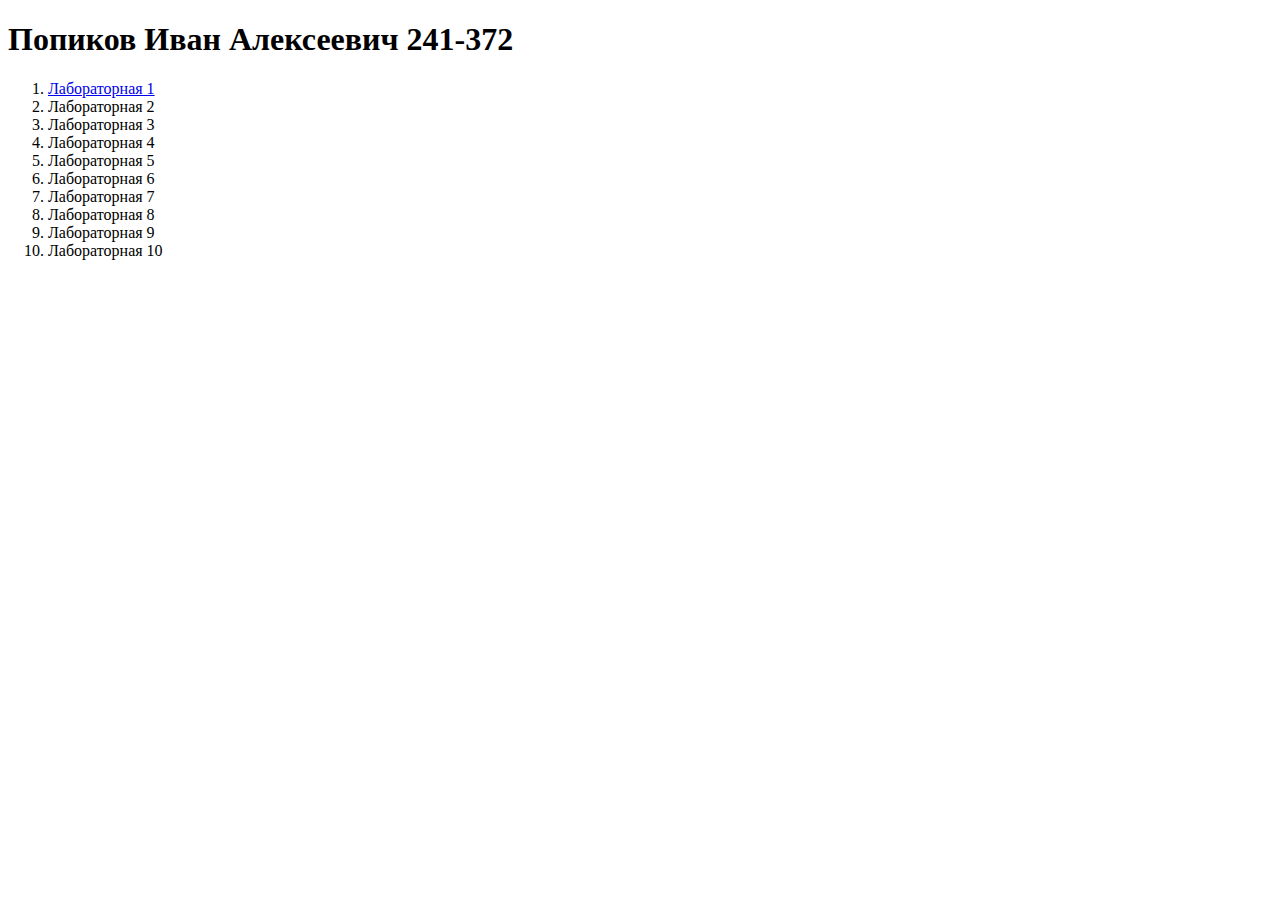
<file: index.html>
<!DOCTYPE html>
<html lang="ru">
<head>
    <meta charset="UTF-8">
    <meta name="viewport" content="width=device-width, initial-scale=1.0">
    <title>Document</title>
</head>
<body>

<h1> Попиков Иван Алексеевич 241-372 </h1>   
<ol>
    <li> <a href="lab1/index.html"> Лабораторная 1 </a> </li>
    <li> Лабораторная 2 </li>
    <li> Лабораторная 3 </li>
    <li> Лабораторная 4 </li>
    <li> Лабораторная 5 </li>
    <li> Лабораторная 6 </li>
    <li> Лабораторная 7 </li>
    <li> Лабораторная 8 </li>
    <li> Лабораторная 9 </li>
    <li> Лабораторная 10 </li>
</ol>

</body>
</html>
</file>
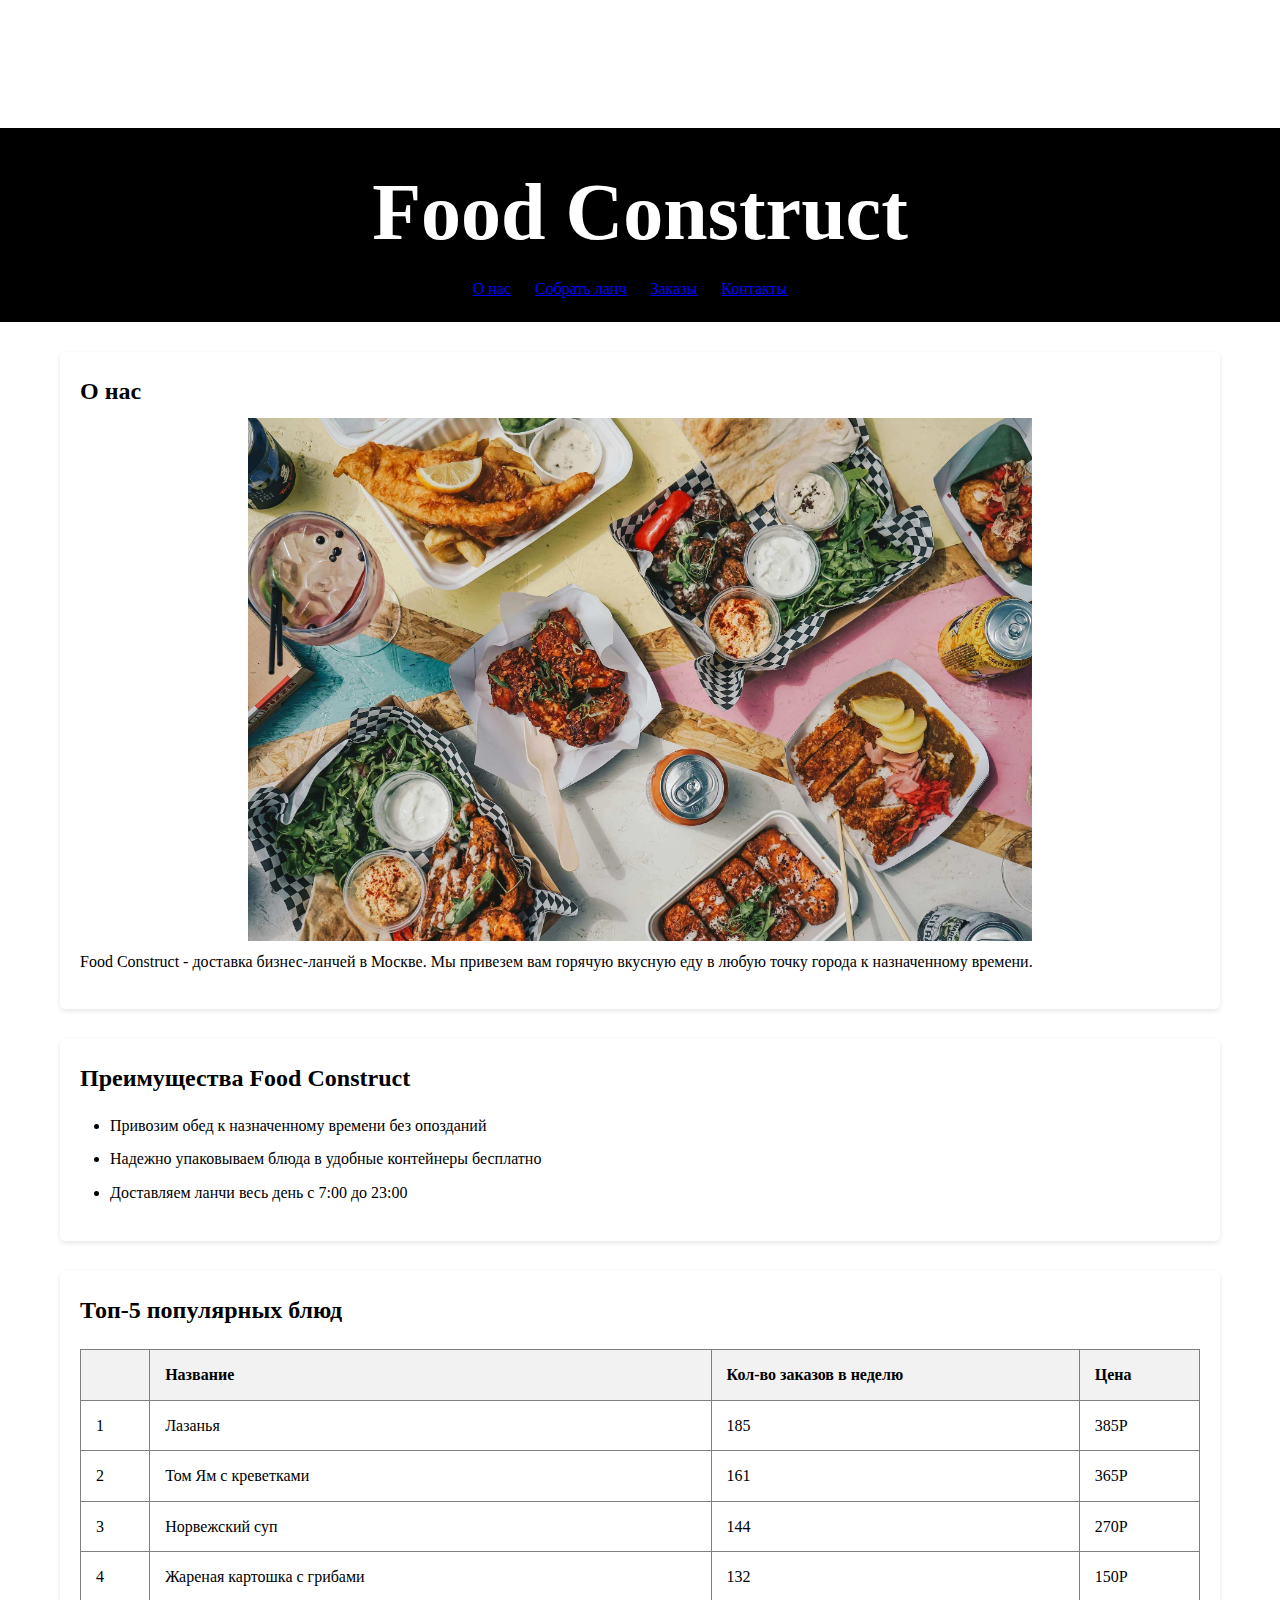
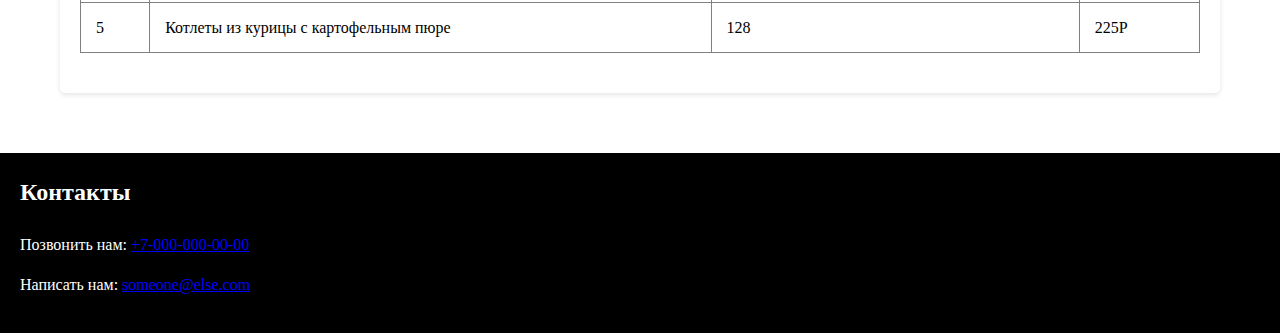
<file: lab1/index.html>
<!DOCTYPE html>
<html lang="ru">
<head>
    <meta charset="UTF-8">
    <meta name="viewport" content="width=device-width, initial-scale=1.0">
    <title>Food Construct - доставка бизнес-ланчей в Москве</title>
    <link rel="stylesheet" href="main.css">
</head>
<body>
    <h1> Лабораторная работа 1 </h1>
    <header>
        <h1>Food Construct</h1>
        <nav>
            <a href="#about">О нас</a>
            <a href="#advantages">Собрать ланч</a>
            <a href="#popular-dishes">Заказы</a>
            <a href="#contacts">Контакты</a>
        </nav>
    </header>

    <main>
        <section id="about">
            <h2>О нас</h2>
            <img src="images/lunch.jpg" 
            width="600" height="400"
            alt="Food Construct - доставка бизнес-ланчей">
            <p>Food Construct - доставка бизнес-ланчей в Москве. Мы привезем вам горячую вкусную еду в любую точку города к назначенному времени.</p>
        </section>

        <section id="advantages">
            <h2>Преимущества Food Construct</h2>
            <ul>
                <li>Привозим обед к назначенному времени без опозданий</li>
                <li>Надежно упаковываем блюда в удобные контейнеры бесплатно</li>
                <li>Доставляем ланчи весь день с 7:00 до 23:00</li>
            </ul>
        </section>

        <section id="popular-dishes">
            <h2>Топ-5 популярных блюд</h2>
            <table>
                <thead>
                    <tr>
                        <th></th>
                        <th>Название</th>
                        <th>Кол-во заказов в неделю</th>
                        <th>Цена</th>
                    </tr>
                </thead>
                <tbody>
                    <tr>
                        <td>1</td>
                        <td>Лазанья</td>
                        <td>185</td>
                        <td>385Р</td>
                    </tr>
                    <tr>
                        <td>2</td>
                        <td>Том Ям с креветками</td>
                        <td>161</td>
                        <td>365Р</td>
                    </tr>
                    <tr>
                        <td>3</td>
                        <td>Норвежский суп</td>
                        <td>144</td>
                        <td>270Р</td>
                    </tr>
                    <tr>
                        <td>4</td>
                        <td>Жареная картошка с грибами</td>
                        <td>132</td>
                        <td>150Р</td>
                    </tr>
                    <tr>
                        <td>5</td>
                        <td>Котлеты из курицы с картофельным пюре</td>
                        <td>128</td>
                        <td>225Р</td>
                    </tr>
                </tbody>
            </table>
        </section>
    </main>

    <footer id="contacts">
        <h2>Контакты</h2>
        <p>Позвонить нам: <a href="tel:+70000000000">+7-000-000-00-00</a></p>
        <p>Написать нам: <a href="mailto:someone@else.com"> someone@else.com</a></p>
    </footer>
</body>
</html>
</file>
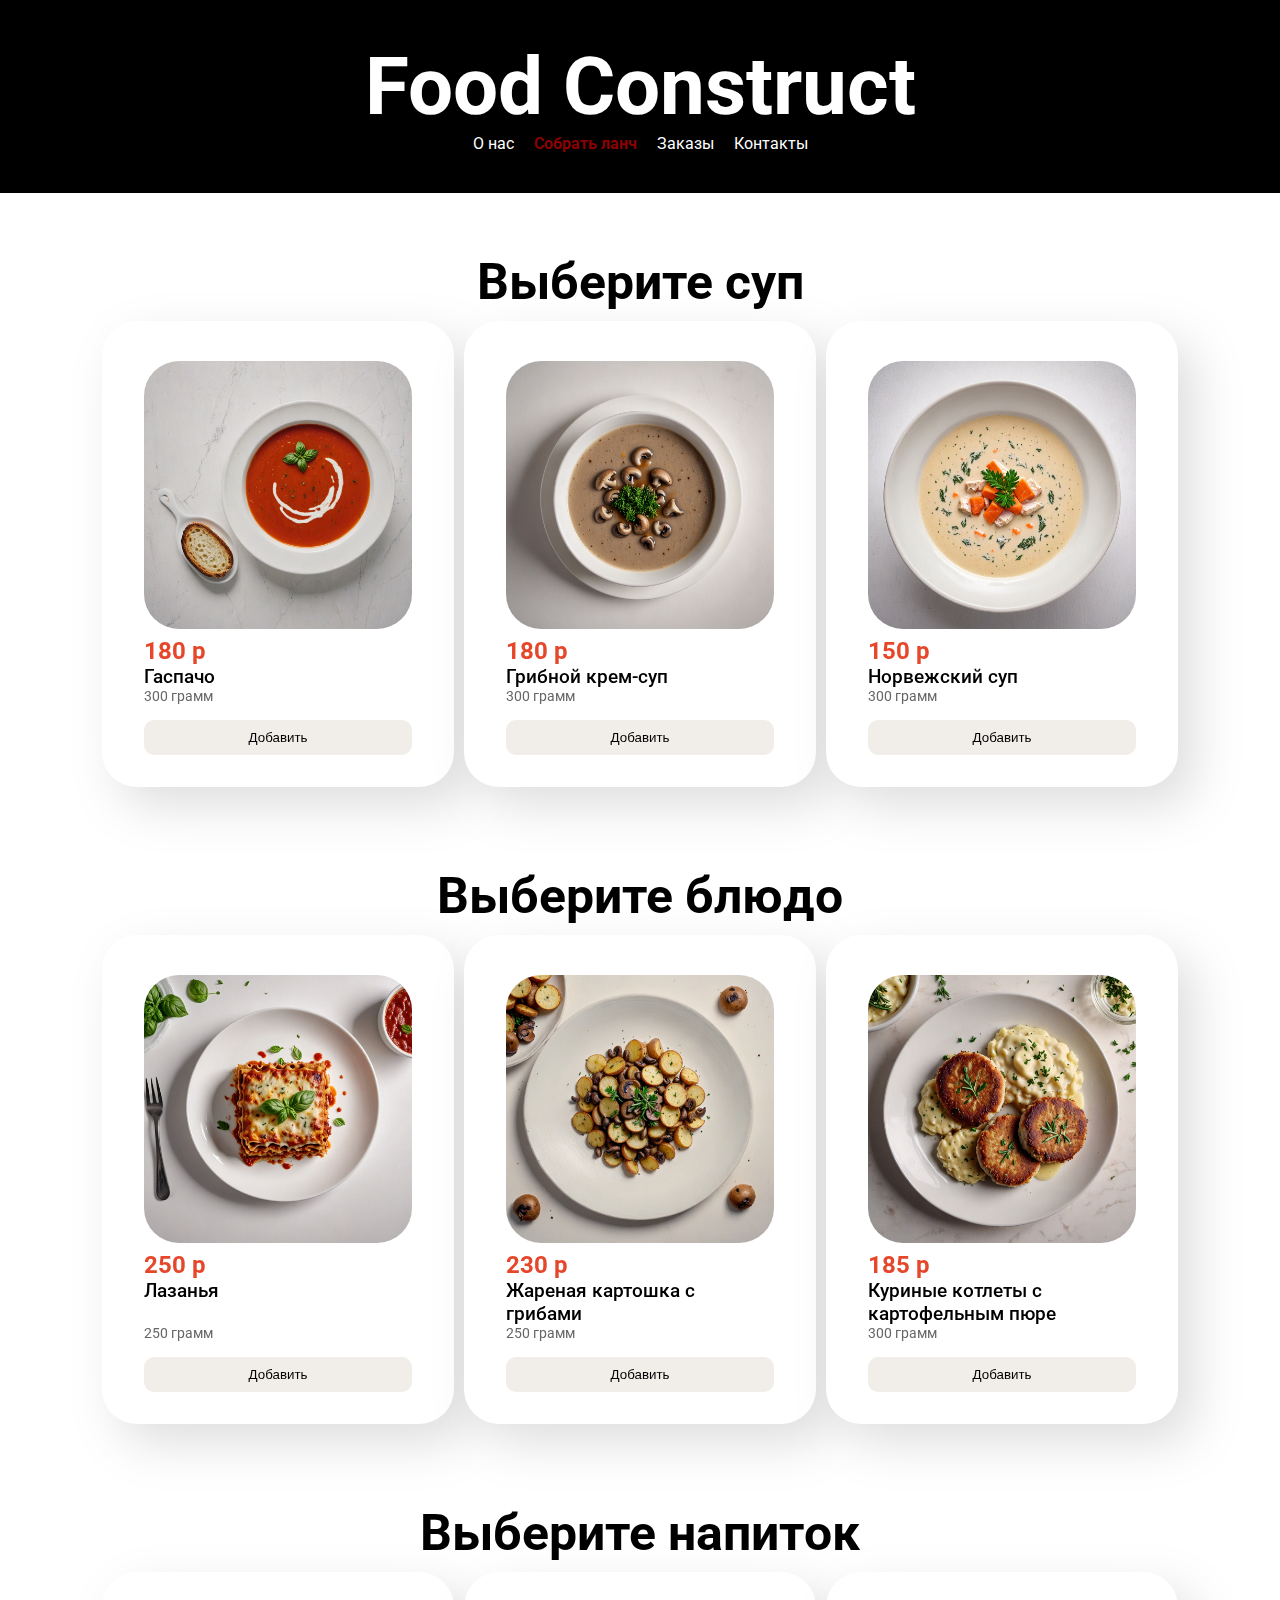
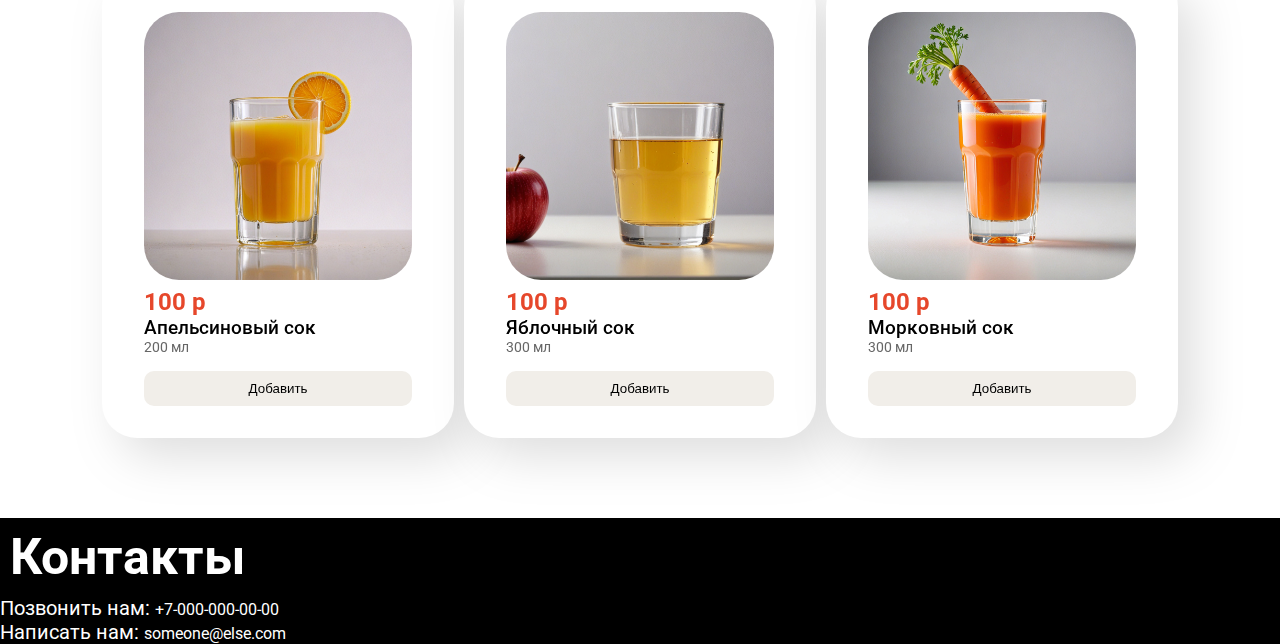
<file: lab2/index.html>
<!DOCTYPE html>
<html lang="ru">
<head>
    <meta charset="UTF-8">
    <meta name="viewport" content="width=device-width, initial-scale=1.0">
    <title>Лабораторная работа №2</title>
    <link rel="stylesheet" href="style2.css">
    <link rel="stylesheet" href="/lab1/style1.css">
</head>
<body>
    <header>
        <div class="container">
            <h1>Food Construct</h1>
            <nav>
                <ul>
                    <li><a href="/lab1/index.html#about">О нас</a></li>
                    <li><a href="#advantages" class="active">Собрать ланч</a></li>
                    <li><a href="#order">Заказы</a></li>
                    <li><a href="#contact">Контакты</a></li>
                </ul>
            </nav>
        </div>
    </header>

    <main>
        <div class="container">
            <section id="soup">
                <h2>Выберите суп</h2>
                <div>
                    <div>
                        <img src="/lab2/images/gaspacho.jpg" alt="Гаспачо">
                        <p>180 р</p>
                        <p>Гаспачо</p>
                        <p>300 грамм</p>
                        <button>Добавить</button>
                    </div>
                    <div>
                        <img src="/lab2/images/mushroom_cream.jpg" alt="Грибной крем-суп">
                        <p>180 р</p>
                        <p>Грибной крем-суп</p>
                        <p>300 грамм</p>
                        <button>Добавить</button>
                    </div>
                    <div>
                        <img src="/lab2/images/norwegian.jpg" alt="Норвежский суп">
                        <p>150 р</p>
                        <p>Норвежский суп</p>
                        <p>300 грамм</p>
                        <button>Добавить</button>
                    </div>
                </div>
            </section>
            <section id="second">
                <h2>Выберите блюдо</h2>
                <div>
                    <div>
                        <img src="/lab2/images/lasanya.jpg" alt="Лазанья">
                        <p>250 р</p>
                        <p>Лазанья</p>
                        <p>250 грамм</p>
                        <button>Добавить</button>
                    </div>
                    <div>
                        <img src="/lab2/images/potatomushroom.jpg" alt="Жареная картошка с грибами">
                        <p>230 р</p>
                        <p>Жареная картошка с грибами</p>
                        <p>250 грамм</p>
                        <button>Добавить</button>
                    </div>
                    <div>
                        <img src="/lab2/images/chicken_cutlets.jpg" alt="Куриные котлеты с картофельным пюре">
                        <p>185 р</p>
                        <p>Куриные котлеты с картофельным пюре</p>
                        <p>300 грамм</p>
                        <button>Добавить</button>
                    </div>
                </div>
            </section>
            <section id="drinks">
                <h2>Выберите напиток</h2>
                <div>
                    <div>
                        <img src="/lab2/images/orange.jpg" alt="Апельсиновый сок">
                        <p>100 р</p>
                        <p>Апельсиновый сок</p>
                        <p>200 мл</p>
                        <button>Добавить</button>
                    </div>
                    <div>
                        <img src="/lab2/images/apple.jpg" alt="Яблочный сок">
                        <p>100 р</p>
                        <p>Яблочный сок</p>
                        <p>300 мл</p>
                        <button>Добавить</button>
                    </div>
                    <div>
                        <img src="/lab2/images/carrot.jpg" alt="Морковный сок">
                        <p>100 р</p>
                        <p>Морковный сок</p>
                        <p>300 мл</p>
                        <button>Добавить</button>
                    </div>
                </div>
            </section>
        </div>
    </main>

    <footer id="contacts">
        <h2>Контакты</h2>
        <p>Позвонить нам: <a href="tel:+70000000000">+7-000-000-00-00</a></p>
        <p>Написать нам: <a href="mailto:someone@else.com"> someone@else.com</a></p>
    </footer>
</body>
</html>
</file>
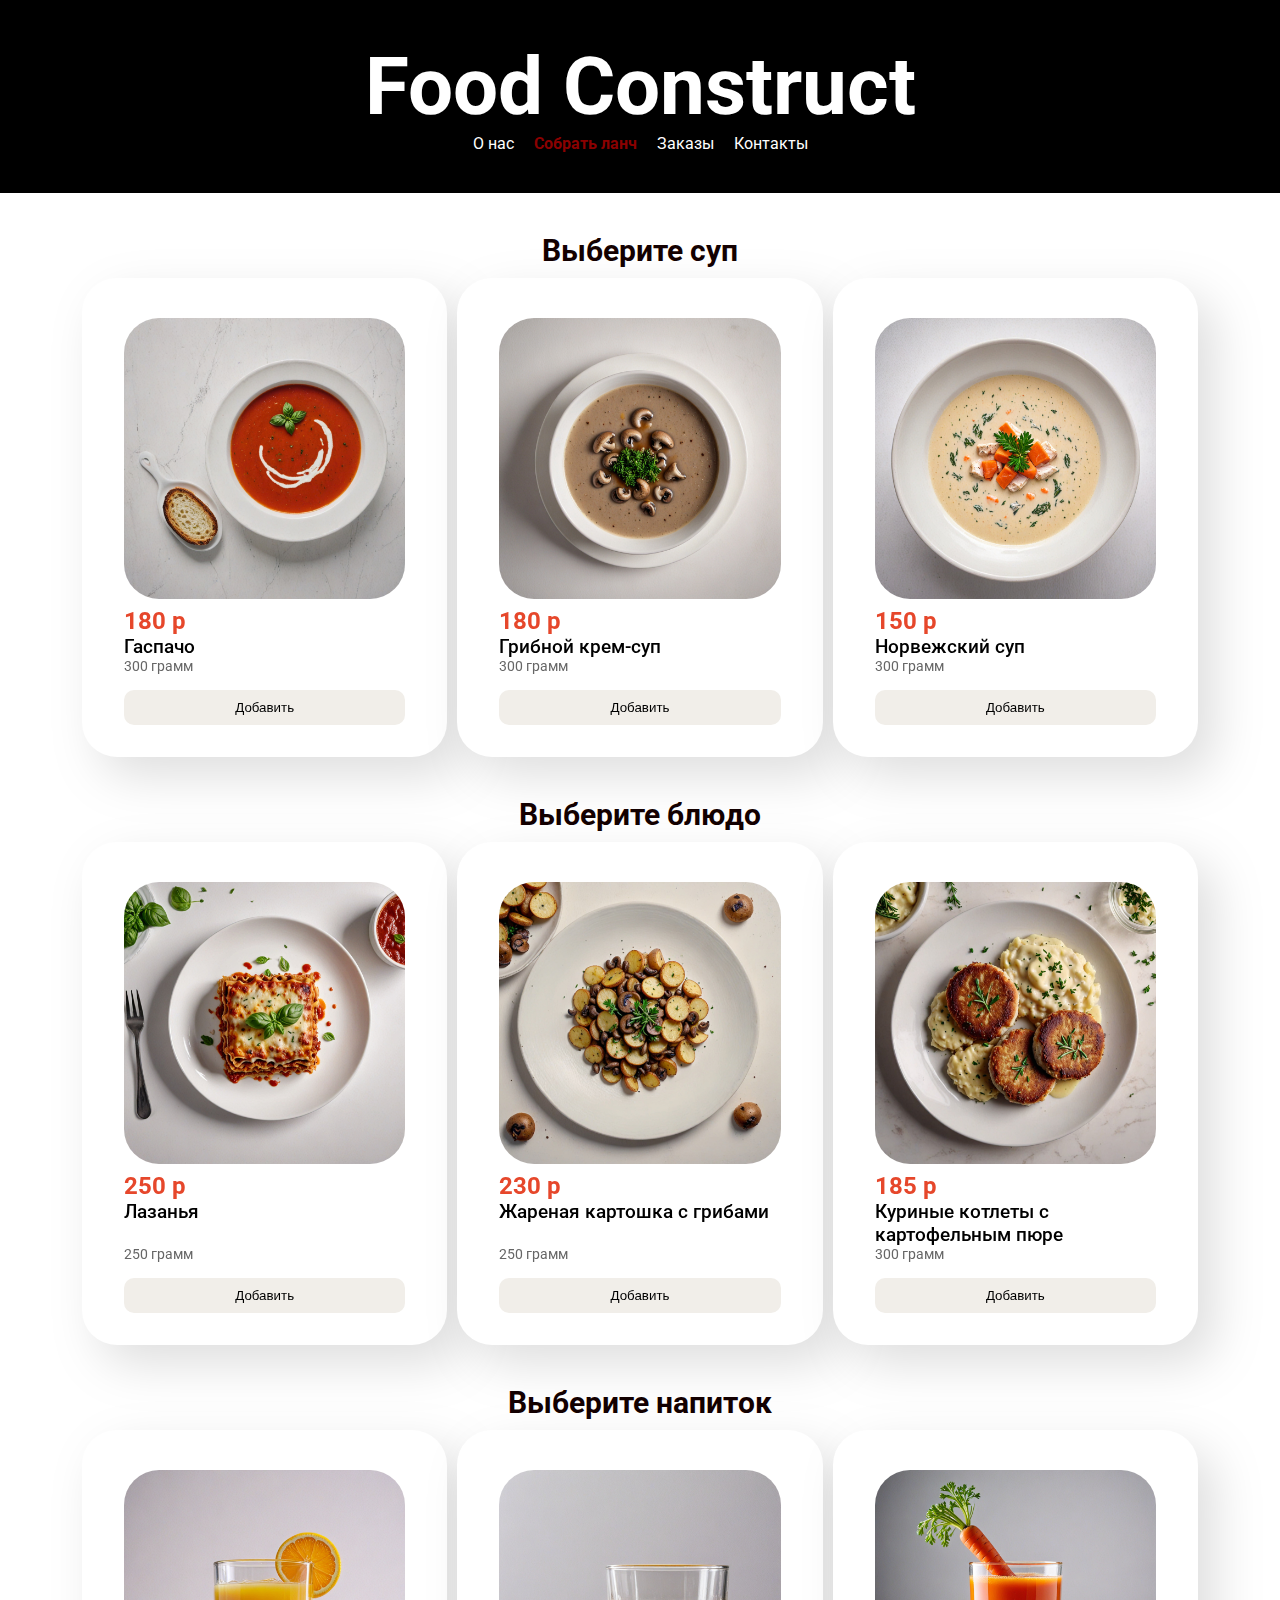
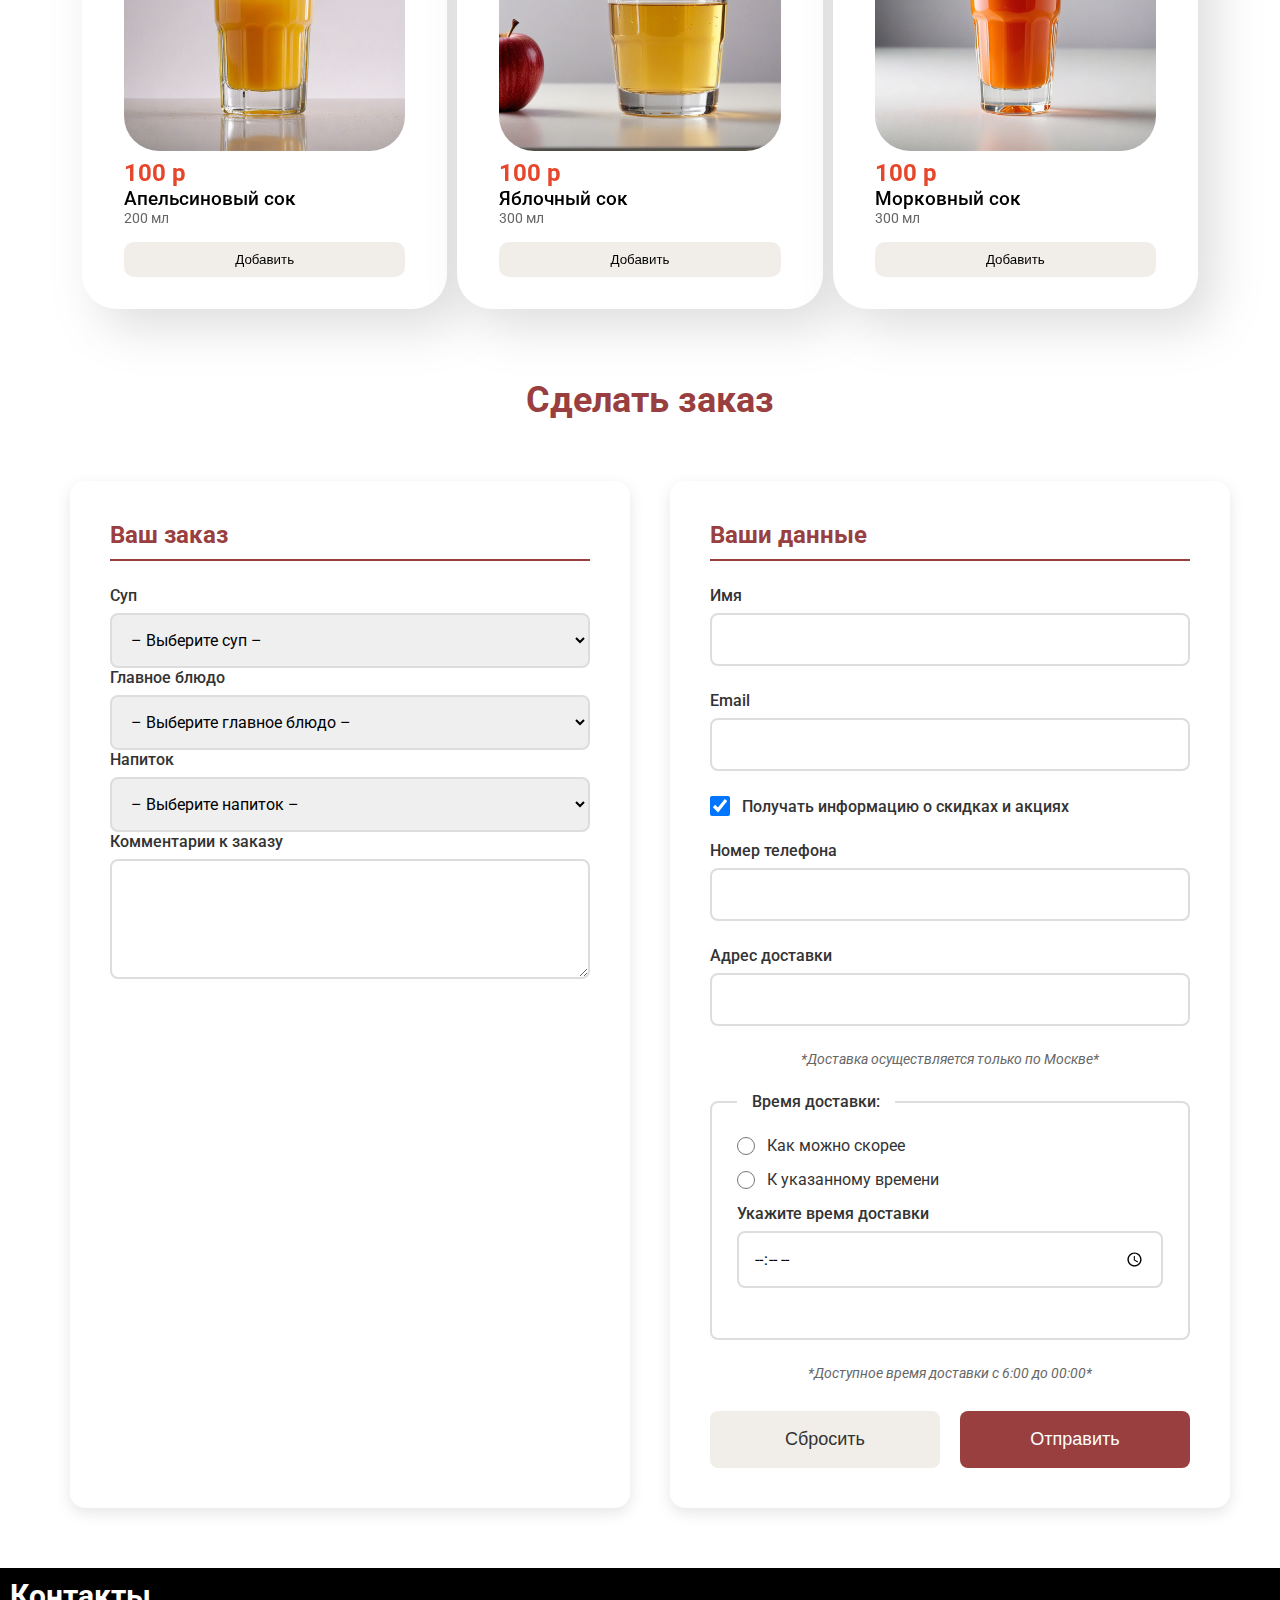
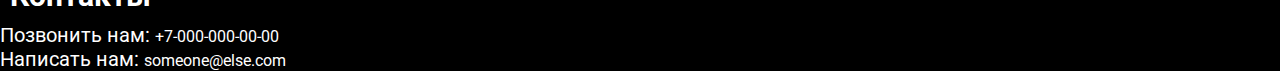
<file: lab3/index.html>
<!DOCTYPE html>
<html lang="ru">
<head>
    <meta charset="UTF-8">
    <meta name="viewport" content="width=device-width, initial-scale=1.0">
    <title>Лабораторная работа №3</title>
    <link rel="stylesheet" href="style3.css">
    <link rel="stylesheet" href="/lab1/style1.css">
    <link rel="stylesheet" href="/lab2/style2.css">
</head>
<body>
    <header>
        <div class="container">
            <h1>Food Construct</h1>
            <nav>
                <ul>
                    <li><a href="/lab1/index.html#about">О нас</a></li>
                    <li><a href="#advantages" class="active">Собрать ланч</a></li>
                    <li><a href="#order">Заказы</a></li>
                    <li><a href="#contacts">Контакты</a></li>
                </ul>
            </nav>
        </div>
    </header>

    <main>
        <div class="container">
            <section id="soup">
                <h2>Выберите суп</h2>
                <div>
                    <div>
                        <img src="/lab2/images/gaspacho.jpg" alt="Гаспачо">
                        <p>180 р</p>
                        <p>Гаспачо</p>
                        <p>300 грамм</p>
                        <button>Добавить</button>
                    </div>
                    <div>
                        <img src="/lab2/images/mushroom_cream.jpg" alt="Грибной крем-суп">
                        <p>180 р</p>
                        <p>Грибной крем-суп</p>
                        <p>300 грамм</p>
                        <button>Добавить</button>
                    </div>
                    <div>
                        <img src="/lab2/images/norwegian.jpg" alt="Норвежский суп">
                        <p>150 р</p>
                        <p>Норвежский суп</p>
                        <p>300 грамм</p>
                        <button>Добавить</button>
                    </div>
                </div>
            </section>
            <section id="second">
                <h2>Выберите блюдо</h2>
                <div>
                    <div>
                        <img src="/lab2/images/lasanya.jpg" alt="Лазанья">
                        <p>250 р</p>
                        <p>Лазанья</p>
                        <p>250 грамм</p>
                        <button>Добавить</button>
                    </div>
                    <div>
                        <img src="/lab2/images/potatomushroom.jpg" alt="Жареная картошка с грибами">
                        <p>230 р</p>
                        <p>Жареная картошка с грибами</p>
                        <p>250 грамм</p>
                        <button>Добавить</button>
                    </div>
                    <div>
                        <img src="/lab2/images/chicken_cutlets.jpg" alt="Куриные котлеты с картофельным пюре">
                        <p>185 р</p>
                        <p>Куриные котлеты с картофельным пюре</p>
                        <p>300 грамм</p>
                        <button>Добавить</button>
                    </div>
                </div>
            </section>
            <section id="drinks">
                <h2>Выберите напиток</h2>
                <div>
                    <div>
                        <img src="/lab2/images/orange.jpg" alt="Апельсиновый сок">
                        <p>100 р</p>
                        <p>Апельсиновый сок</p>
                        <p>200 мл</p>
                        <button>Добавить</button>
                    </div>
                    <div>
                        <img src="/lab2/images/apple.jpg" alt="Яблочный сок">
                        <p>100 р</p>
                        <p>Яблочный сок</p>
                        <p>300 мл</p>
                        <button>Добавить</button>
                    </div>
                    <div>
                        <img src="/lab2/images/carrot.jpg" alt="Морковный сок">
                        <p>100 р</p>
                        <p>Морковный сок</p>
                        <p>300 мл</p>
                        <button>Добавить</button>
                    </div>
                </div>
            </section>
        </div>
         <section class="order">
        <div class="form">
            <h2 class="title">Сделать заказ</h2>
            <form id="order-form" action="https://httpbin.org/post" method="POST">
                <div class="form-columns">
                    <div class="order-column">
                        <h3>Ваш заказ</h3>
                        
                        <div class="form-group">
                            <label for="soup">Суп</label>
                            <select id="soup-select" name="soup" required>
                                <option value="">– Выберите суп –</option>
                                <option value="gaspacho">Гаспачо</option>
                                <option value="mushroom_cream">Грибной крем-суп</option>
                                <option value="norvegian">Норвежский суп</option>
                            </select>

                            <label for="second">Главное блюдо</label>
                            <select id="second-select" name="second" required>
                                <option value="">– Выберите главное блюдо –</option>
                                <option value="lasanya">Лазанья</option>
                                <option value="potatomushroom">Жаренная картошка с грибами</option>
                                <option value="chicken_cutlets">Куриные котлеты с картофельным пюре</option>
                            </select>

                            <label for="drink">Напиток</label>
                            <select id="drink-select" name="drink" required>
                                <option value="">– Выберите напиток –</option>
                                <option value="orange">Апельсиновый сок</option>
                                <option value="apple">Яблочный сок</option>
                                <option value="carrot">Морковный сок</option>
                            </select>

                            <label for="comments">Комментарии к заказу</label>
                            <textarea id="comments" name="comments" rows="4"></textarea>
                        </div>
                    </div>

                    <div class="customer-column">
                        <h3>Ваши данные</h3>
                        
                        <div class="form-group">
                            <label for="name">Имя</label>
                            <input type="text" id="name" name="name" required>
                        </div>

                        <div class="form-group">
                            <label for="email">Email</label>
                            <input type="email" id="email" name="email" required>
                        </div>

                        <div class="form-group checkbox-group">
                            <input type="checkbox" id="newsletter" name="newsletter" checked>
                            <label for="newsletter">Получать информацию о скидках и акциях</label>
                        </div>

                        <div class="form-group">
                            <label for="phone">Номер телефона</label>
                            <input type="tel" id="phone" name="phone" required>
                        </div>

                        <div class="form-group">
                            <label for="address">Адрес доставки</label>
                            <input type="text" id="address" name="address" required>
                        </div>

                        <p class="delivery-note">*Доставка осуществляется только по Москве*</p>

                        <fieldset class="delivery-time">
                            <legend>Время доставки:</legend>
                            
                            <div class="radio-group">
                                <input type="radio" id="asap" name="delivery_time" value="asap" required>
                                <label for="asap">Как можно скорее</label>
                            </div>
                            
                            <div class="radio-group">
                                <input type="radio" id="scheduled" name="delivery_time" value="scheduled">
                                <label for="scheduled">К указанному времени</label>
                            </div>

                            <div class="form-group">
                                <label for="delivery-time-input">Укажите время доставки</label>
                                <input type="time" id="delivery-time-input" name="delivery_time_input" 
                                    min="07:00" max="23:00" step="300">
                            </div>
                        </fieldset>

                        <p class="time-note">*Доступное время доставки с 6:00 до 00:00*</p>

                        <div class="form-buttons">
                            <button type="reset" class="reset-btn">Сбросить</button>
                            <button type="submit" class="submit-btn">Отправить</button>
                        </div>
                    </div>
                </div>
            </form>
        </div>
    </section>
    </main>

    <footer id="contacts">
        <h2>Контакты</h2>
        <p>Позвонить нам: <a href="tel:+70000000000">+7-000-000-00-00</a></p>
        <p>Написать нам: <a href="mailto:someone@else.com"> someone@else.com</a></p>
    </footer>
</body>
</html>
</file>
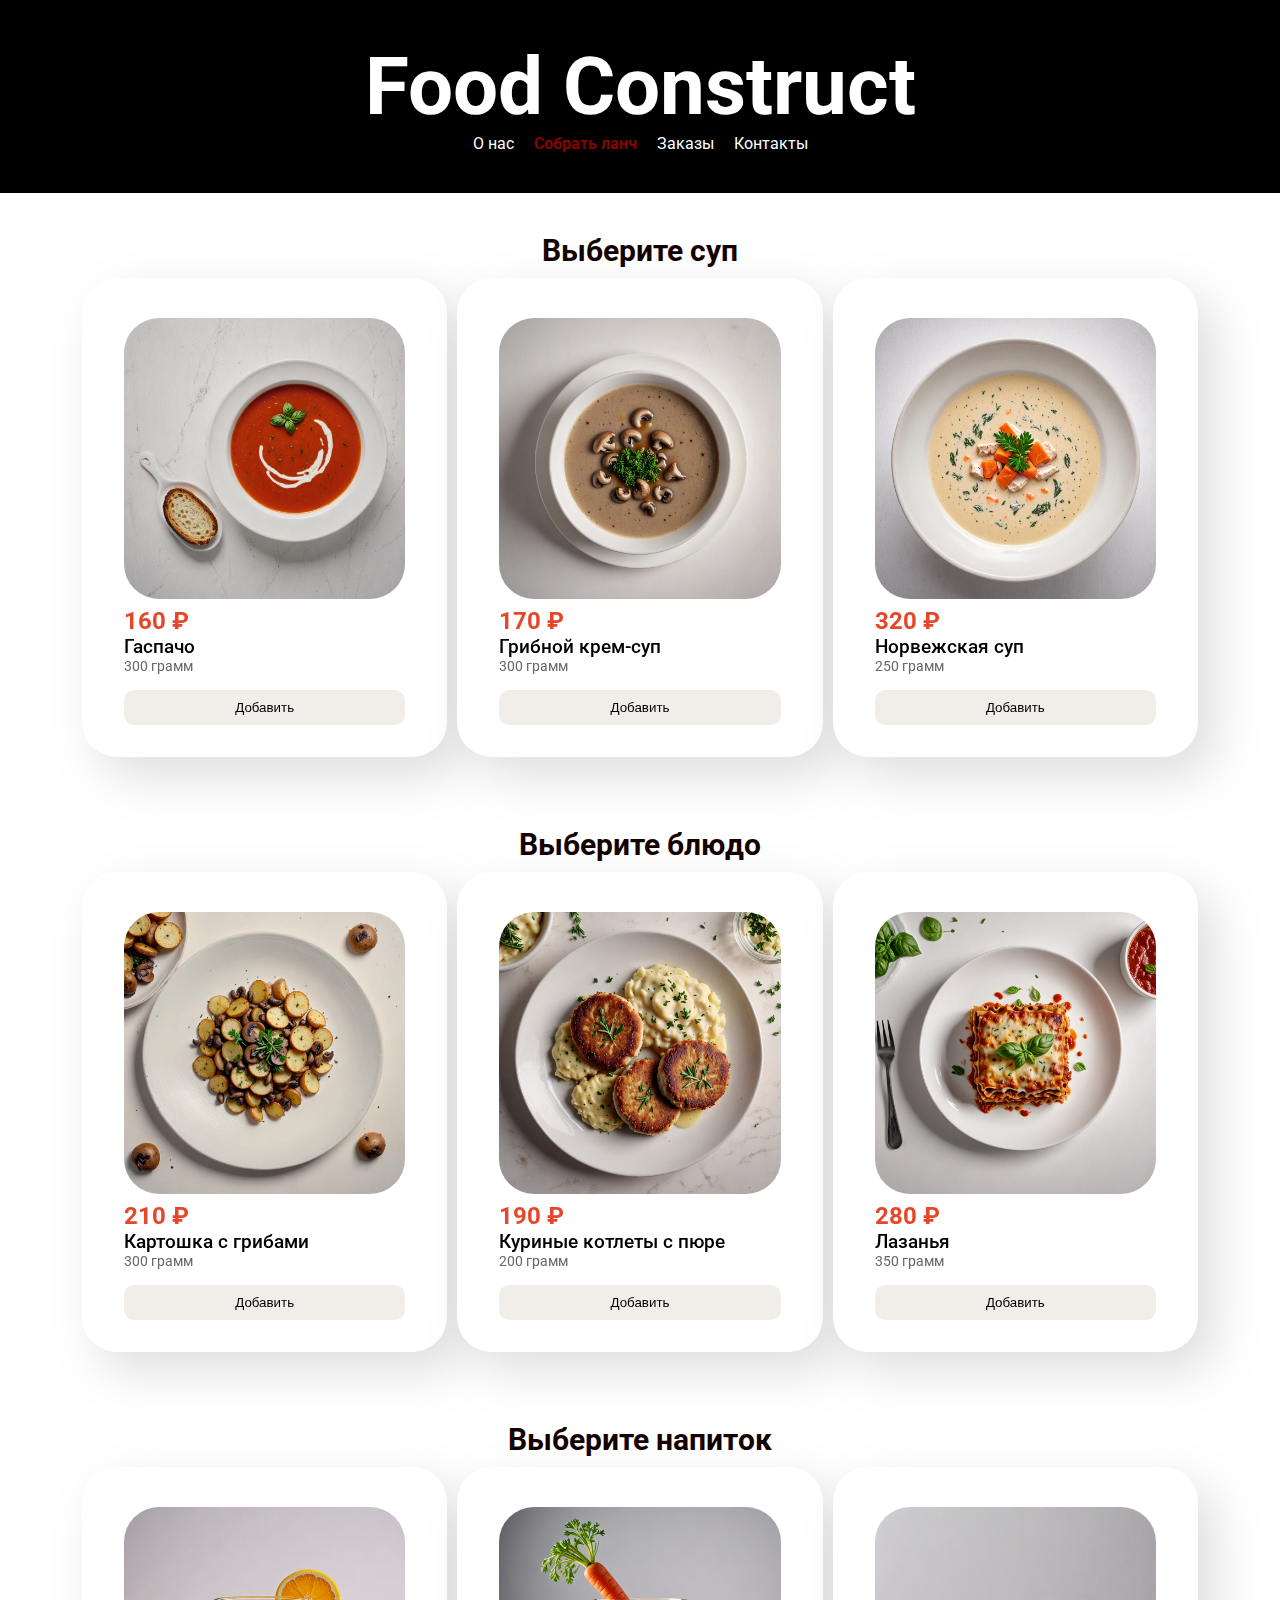
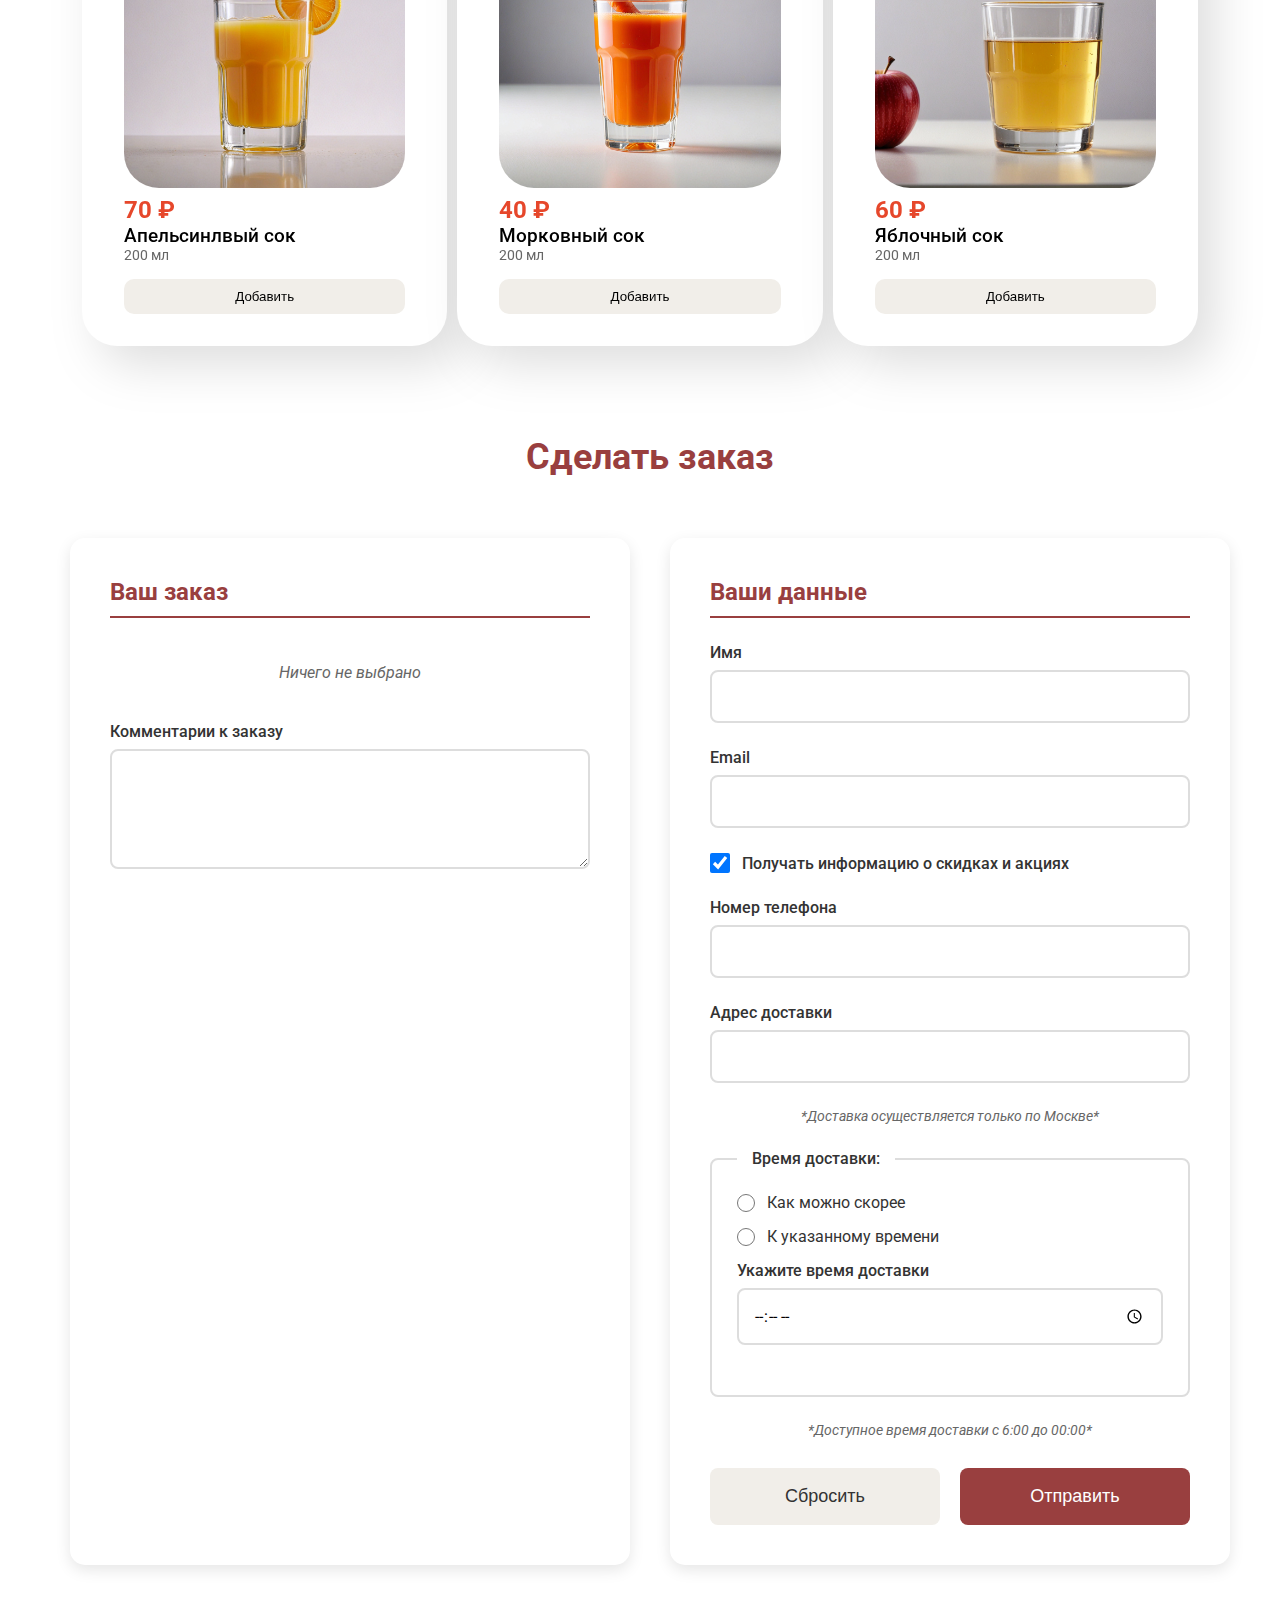
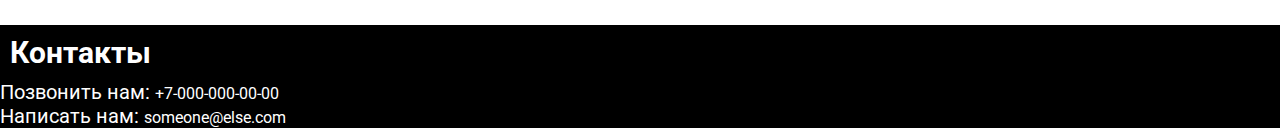
<file: lab4/index.html>
<!DOCTYPE html>
<html lang="ru">
<head>
    <meta charset="UTF-8">
    <meta name="viewport" content="width=device-width, initial-scale=1.0">
    <title>Лабораторная работа №4</title>
    <link rel="stylesheet" href="style4.css">
    <link rel="stylesheet" href="/lab1/style1.css">
    <link rel="stylesheet" href="/lab2/style2.css">
    <link rel="stylesheet" href="/lab3/style3.css">
</head>
<body>
    <header>
        <div class="container">
            <h1>Food Construct</h1>
            <nav>
                <ul>
                    <li><a href="/lab1/index.html#about">О нас</a></li>
                    <li><a href="#advantages" class="active">Собрать ланч</a></li>
                    <li><a href="#order">Заказы</a></li>
                    <li><a href="#contacts">Контакты</a></li>
                </ul>
            </nav>
        </div>
    </header>

    <main>
        <div class="container">
            <section id="soup">
                <h2>Выберите суп</h2>
                <div class="dishes-grid">
                </div>
            </section>

            <section id="main">
                <h2>Выберите блюдо</h2>
                <div class="dishes-grid">
                </div>
            </section>

            <section id="drinks">
                <h2>Выберите напиток</h2>
                <div class="dishes-grid">
                </div>
            </section>
        </div>

        <section class="order">
        <div class="form">
            <h2 class="title">Сделать заказ</h2>
            <form id="order-form" action="https://httpbin.org/post" method="POST">
                <div class="form-columns">
                    <div class="order-column">
                        <div class="form-group">
                            <div id="order-summary">
                                <p class="nothing-selected">Ничего не выбрано</p>
                            </div>

                            <label for="comments">Комментарии к заказу</label>
                            <textarea id="comments" name="comments" rows="4"></textarea>
                        </div>


                    </div>

                    <div class="customer-column">
                        <h3>Ваши данные</h3>
                        
                        <div class="form-group">
                            <label for="name">Имя</label>
                            <input type="text" id="name" name="name" required>
                        </div>

                        <div class="form-group">
                            <label for="email">Email</label>
                            <input type="email" id="email" name="email" required>
                        </div>

                        <div class="form-group checkbox-group">
                            <input type="checkbox" id="newsletter" name="newsletter" checked>
                            <label for="newsletter">Получать информацию о скидках и акциях</label>
                        </div>

                        <div class="form-group">
                            <label for="phone">Номер телефона</label>
                            <input type="tel" id="phone" name="phone" required>
                        </div>

                        <div class="form-group">
                            <label for="address">Адрес доставки</label>
                            <input type="text" id="address" name="address" required>
                        </div>

                        <p class="delivery-note">*Доставка осуществляется только по Москве*</p>

                        <fieldset class="delivery-time">
                            <legend>Время доставки:</legend>
                            
                            <div class="radio-group">
                                <input type="radio" id="asap" name="delivery_time" value="asap" required>
                                <label for="asap">Как можно скорее</label>
                            </div>
                            
                            <div class="radio-group">
                                <input type="radio" id="scheduled" name="delivery_time" value="scheduled">
                                <label for="scheduled">К указанному времени</label>
                            </div>

                            <div class="form-group">
                                <label for="delivery-time-input">Укажите время доставки</label>
                                <input type="time" id="delivery-time-input" name="delivery_time_input" 
                                    min="07:00" max="23:00" step="300">
                            </div>
                        </fieldset>

                        <p class="time-note">*Доступное время доставки с 6:00 до 00:00*</p>

                        <div class="form-buttons">
                            <button type="reset" class="reset-btn">Сбросить</button>
                            <button type="submit" class="submit-btn">Отправить</button>
                        </div>
                    </div>
                </div>
            </form>
        </div>
    </section>
    </main>

    <footer id="contacts">
        <h2>Контакты</h2>
        <p>Позвонить нам: <a href="tel:+70000000000">+7-000-000-00-00</a></p>
        <p>Написать нам: <a href="mailto:someone@else.com"> someone@else.com</a></p>
    </footer>

    <script src="menu.js"></script>
    <script src="display.js"></script>
    <script src="order.js"></script>
</body>
</html>
</file>
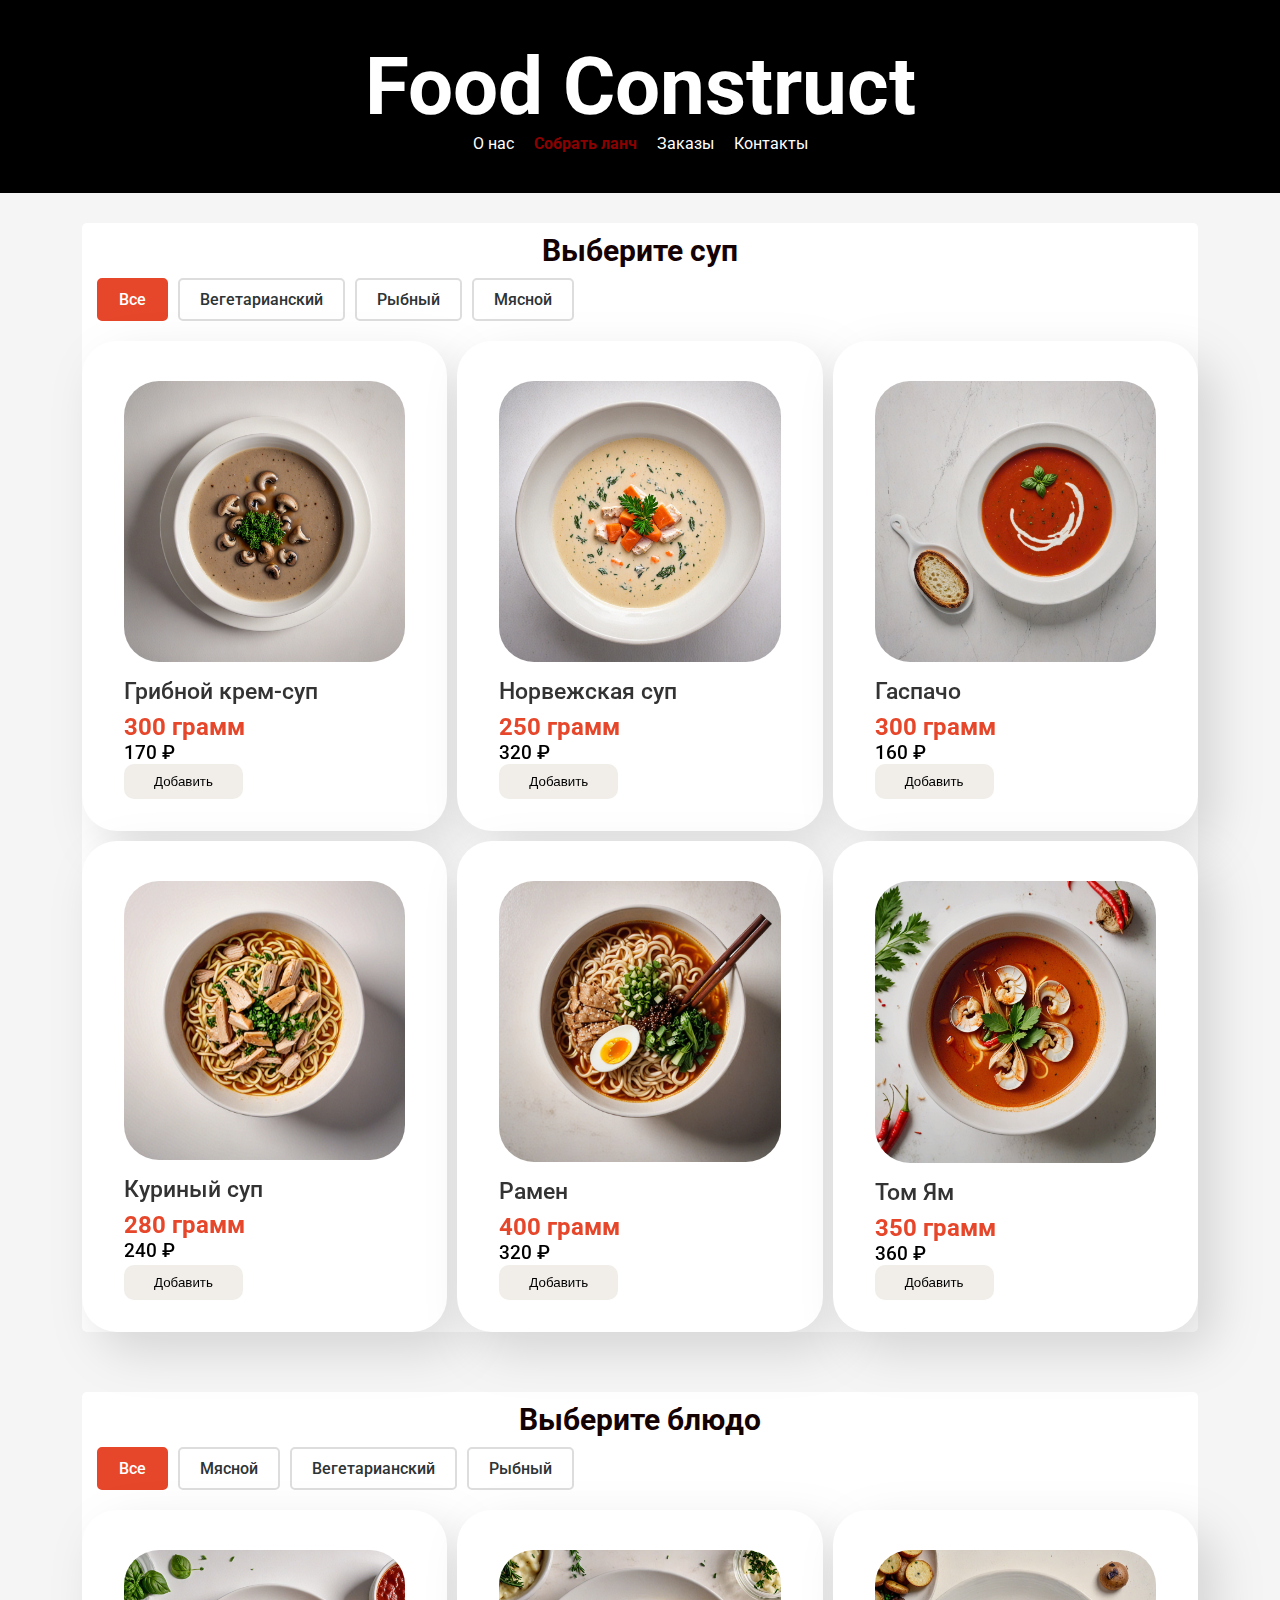
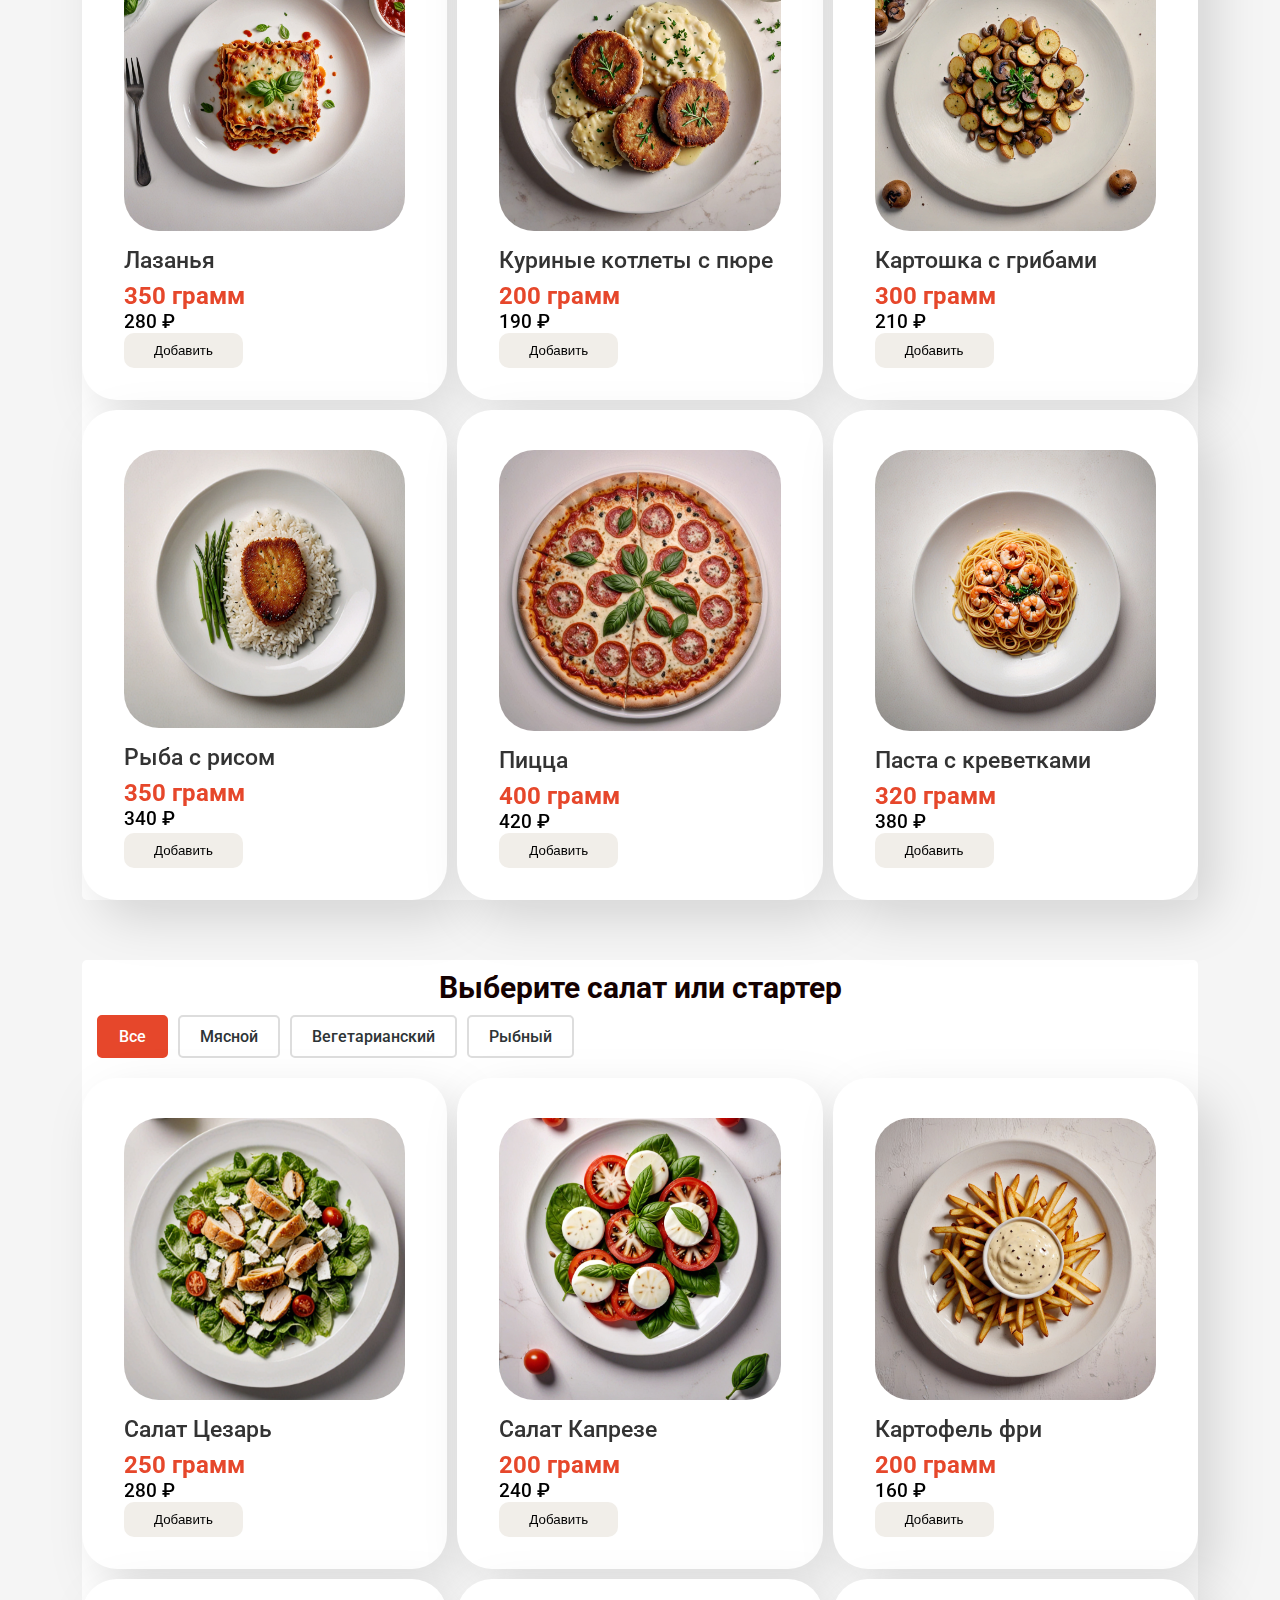
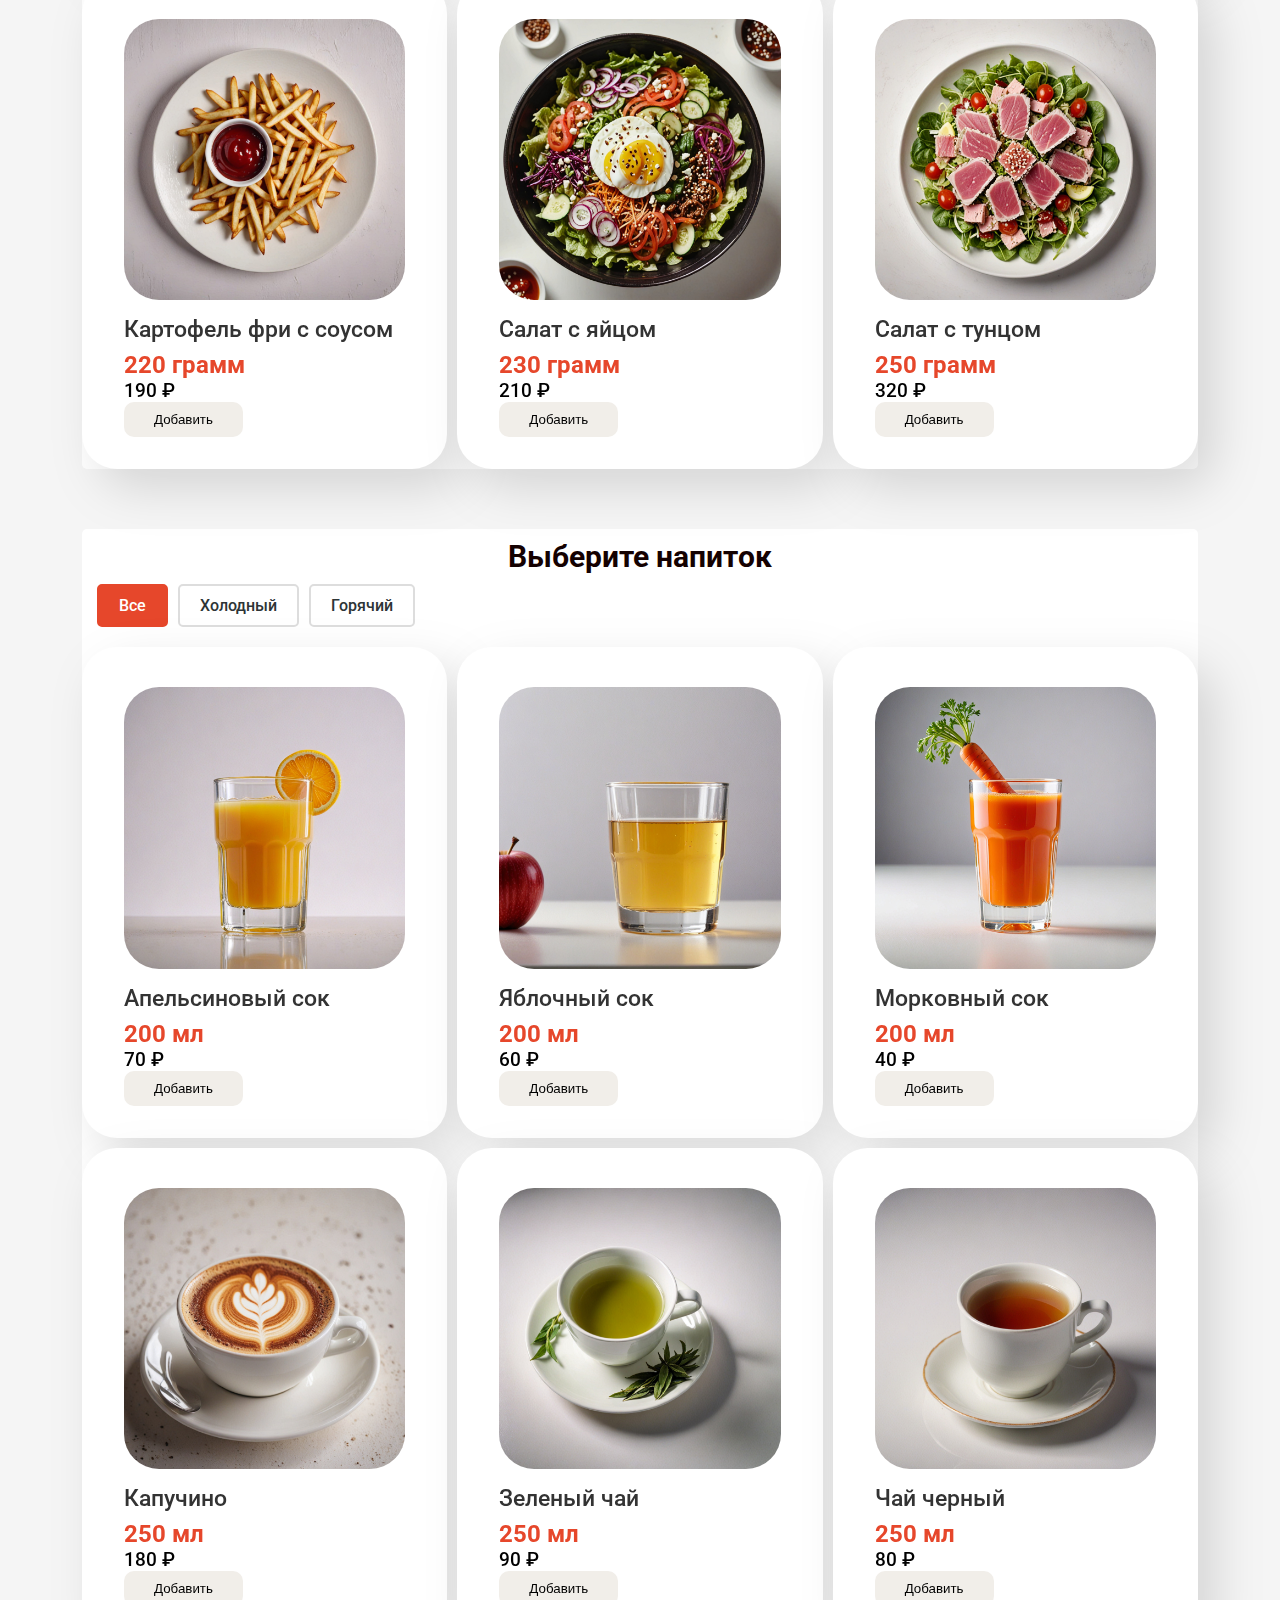
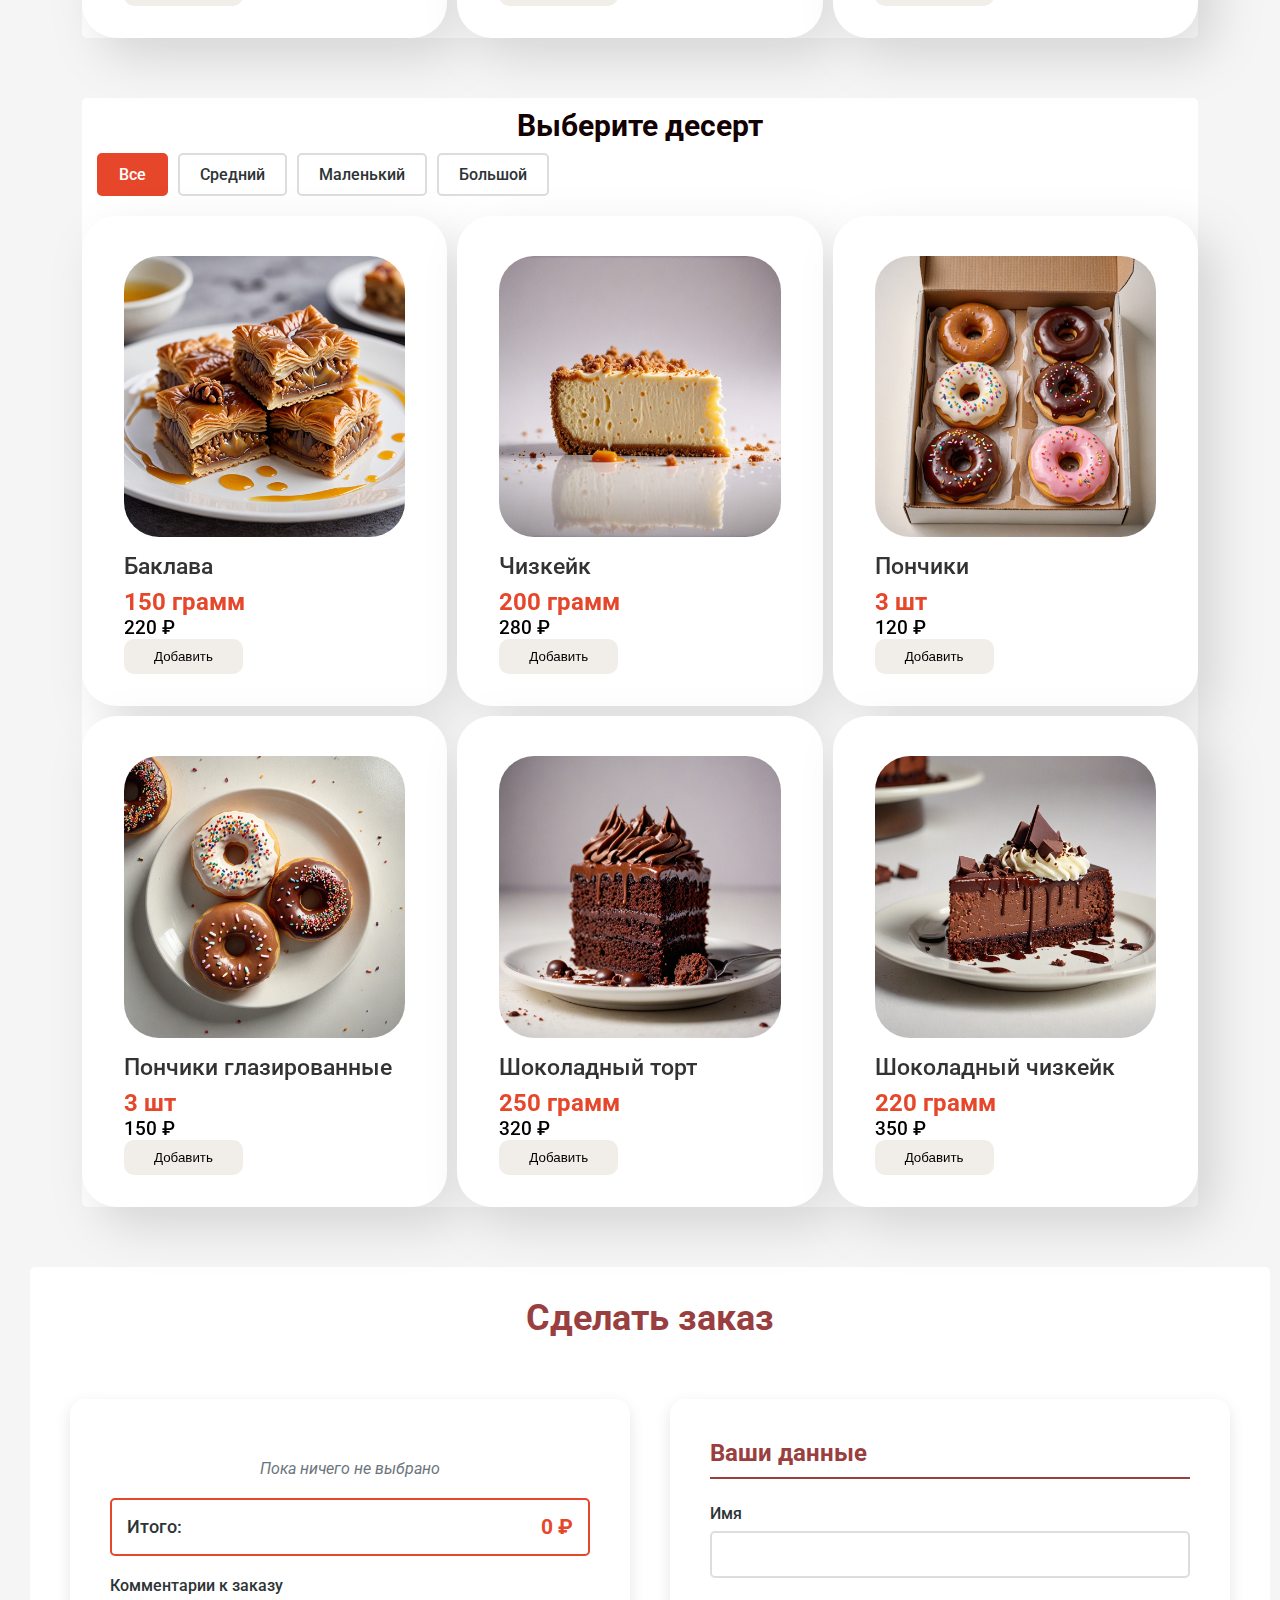
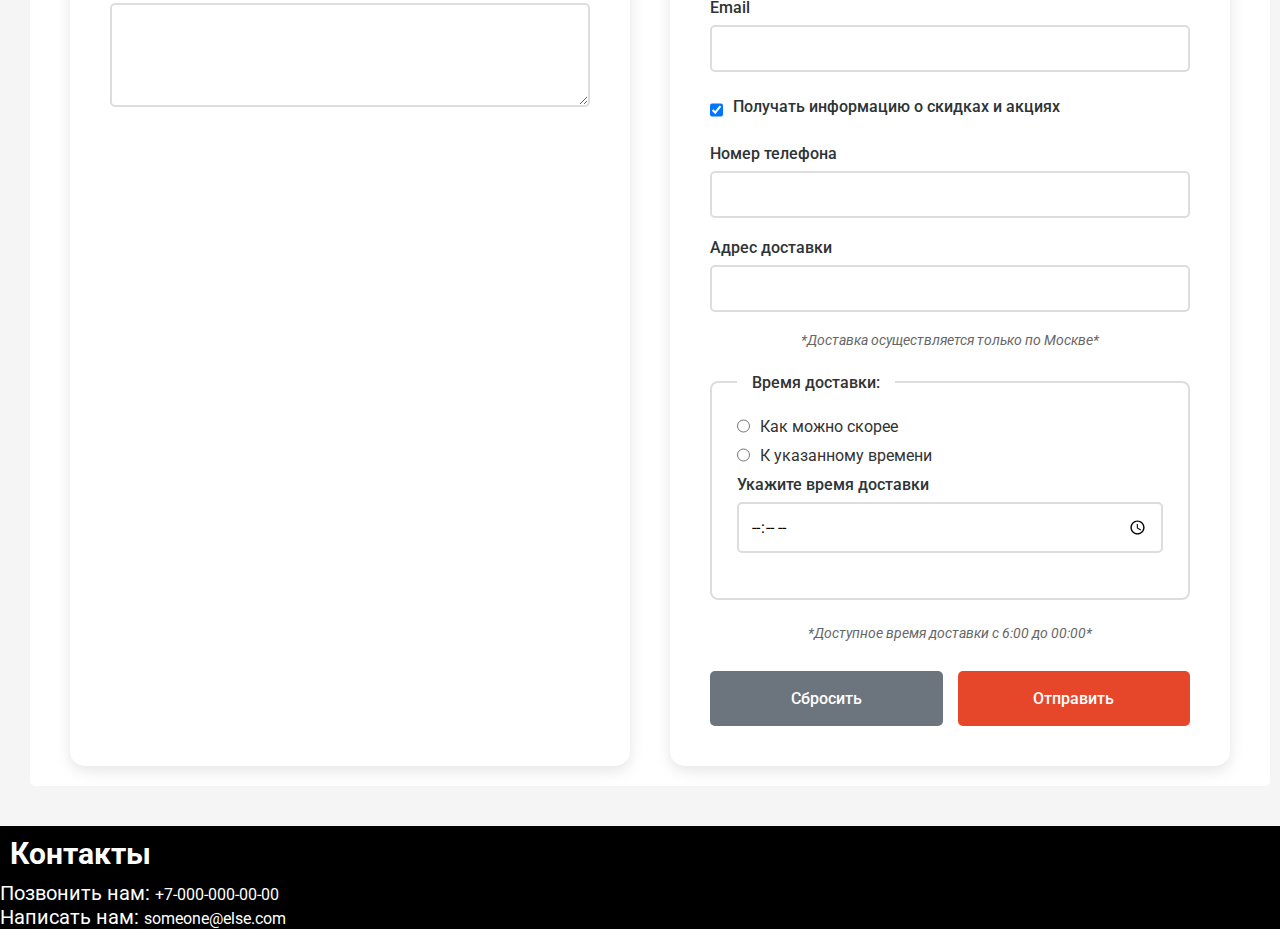
<file: lab5/index.html>
<!DOCTYPE html>
<html lang="ru">
<head>
    <meta charset="UTF-8">
    <meta name="viewport" content="width=device-width, initial-scale=1.0">
    <title>Лабораторная работа №3</title>
    <link rel="stylesheet" href="/lab4/style4.css">
    <link rel="stylesheet" href="/lab1/style1.css">
    <link rel="stylesheet" href="/lab2/style2.css">
    <link rel="stylesheet" href="/lab3/style3.css">
    <link rel="stylesheet" href="/lab5/style5.css">
</head>
<body>
    <header>
        <div class="container">
            <h1>Food Construct</h1>
            <nav>
                <ul>
                    <li><a href="/lab1/index.html#about">О нас</a></li>
                    <li><a href="#advantages" class="active">Собрать ланч</a></li>
                    <li><a href="#order">Заказы</a></li>
                    <li><a href="#contacts">Контакты</a></li>
                </ul>
            </nav>
        </div>
    </header>

    <main>
        <div class="container">
        <section id="soup">
            <h2>Выберите суп</h2>
            <div class="dishes-grid"></div>
        </section>

        <section id="main">
            <h2>Выберите блюдо</h2>
            <div class="dishes-grid"></div>
        </section>

        <section id="salat">
            <h2>Выберите салат или стартер</h2>
            <div class="dishes-grid"></div>
        </section>

        <section id="drink">
            <h2>Выберите напиток</h2>
            <div class="dishes-grid"></div>
        </section>

        <section id="dessert">
            <h2>Выберите десерт</h2>
            <div class="dishes-grid"></div>
        </section>

    </div>

        <section class="order">
        <div class="form">
            <h2 class="title">Сделать заказ</h2>
            <form id="order-form" action="https://httpbin.org/post" method="POST">
                <div class="form-columns">
                    <div class="order-column">
                        <div class="form-group">
                            <div id="order-summary">
                                <p class="nothing-selected">Ничего не выбрано</p>
                            </div>

                            <label for="comments">Комментарии к заказу</label>
                            <textarea id="comments" name="comments" rows="4"></textarea>
                        </div>


                    </div>

                    <div class="customer-column">
                        <h3>Ваши данные</h3>
                        
                        <div class="form-group">
                            <label for="name">Имя</label>
                            <input type="text" id="name" name="name" required>
                        </div>

                        <div class="form-group">
                            <label for="email">Email</label>
                            <input type="email" id="email" name="email" required>
                        </div>

                        <div class="form-group checkbox-group">
                            <input type="checkbox" id="newsletter" name="newsletter" checked>
                            <label for="newsletter">Получать информацию о скидках и акциях</label>
                        </div>

                        <div class="form-group">
                            <label for="phone">Номер телефона</label>
                            <input type="tel" id="phone" name="phone" required>
                        </div>

                        <div class="form-group">
                            <label for="address">Адрес доставки</label>
                            <input type="text" id="address" name="address" required>
                        </div>

                        <p class="delivery-note">*Доставка осуществляется только по Москве*</p>

                        <fieldset class="delivery-time">
                            <legend>Время доставки:</legend>
                            
                            <div class="radio-group">
                                <input type="radio" id="asap" name="delivery_time" value="asap" required>
                                <label for="asap">Как можно скорее</label>
                            </div>
                            
                            <div class="radio-group">
                                <input type="radio" id="scheduled" name="delivery_time" value="scheduled">
                                <label for="scheduled">К указанному времени</label>
                            </div>

                            <div class="form-group">
                                <label for="delivery-time-input">Укажите время доставки</label>
                                <input type="time" id="delivery-time-input" name="delivery_time_input" 
                                    min="07:00" max="23:00" step="300">
                            </div>
                        </fieldset>

                        <p class="time-note">*Доступное время доставки с 6:00 до 00:00*</p>

                        <div class="form-buttons">
                            <button type="reset" class="reset-btn">Сбросить</button>
                            <button type="submit" class="submit-btn">Отправить</button>
                        </div>
                    </div>
                </div>
            </form>
        </div>
    </section>
    </main>

    <footer id="contacts">
        <h2>Контакты</h2>
        <p>Позвонить нам: <a href="tel:+70000000000">+7-000-000-00-00</a></p>
        <p>Написать нам: <a href="mailto:someone@else.com"> someone@else.com</a></p>
    </footer>

    <script src="menu.js"></script>
    <script src="display.js"></script>
    <script src="order.js"></script>
    <script src="filter.js"></script>
</body>
</html>
</file>
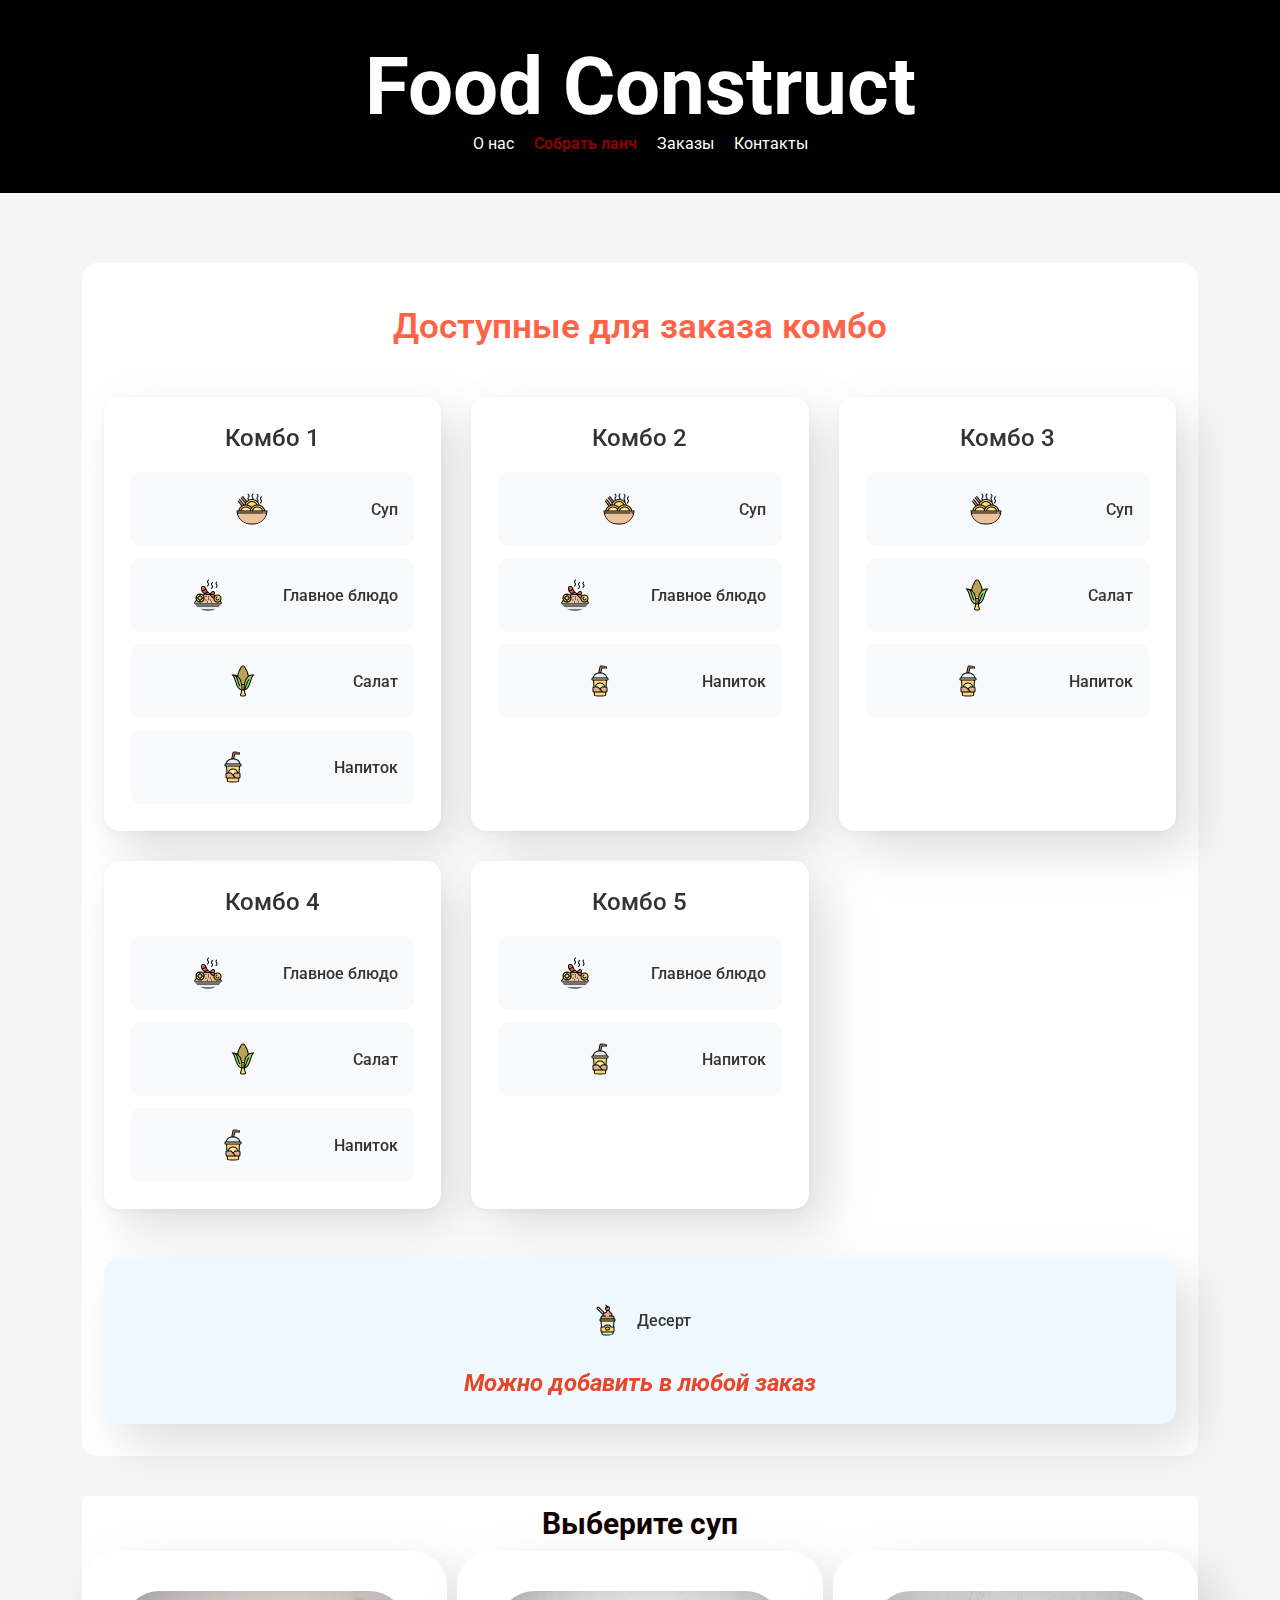
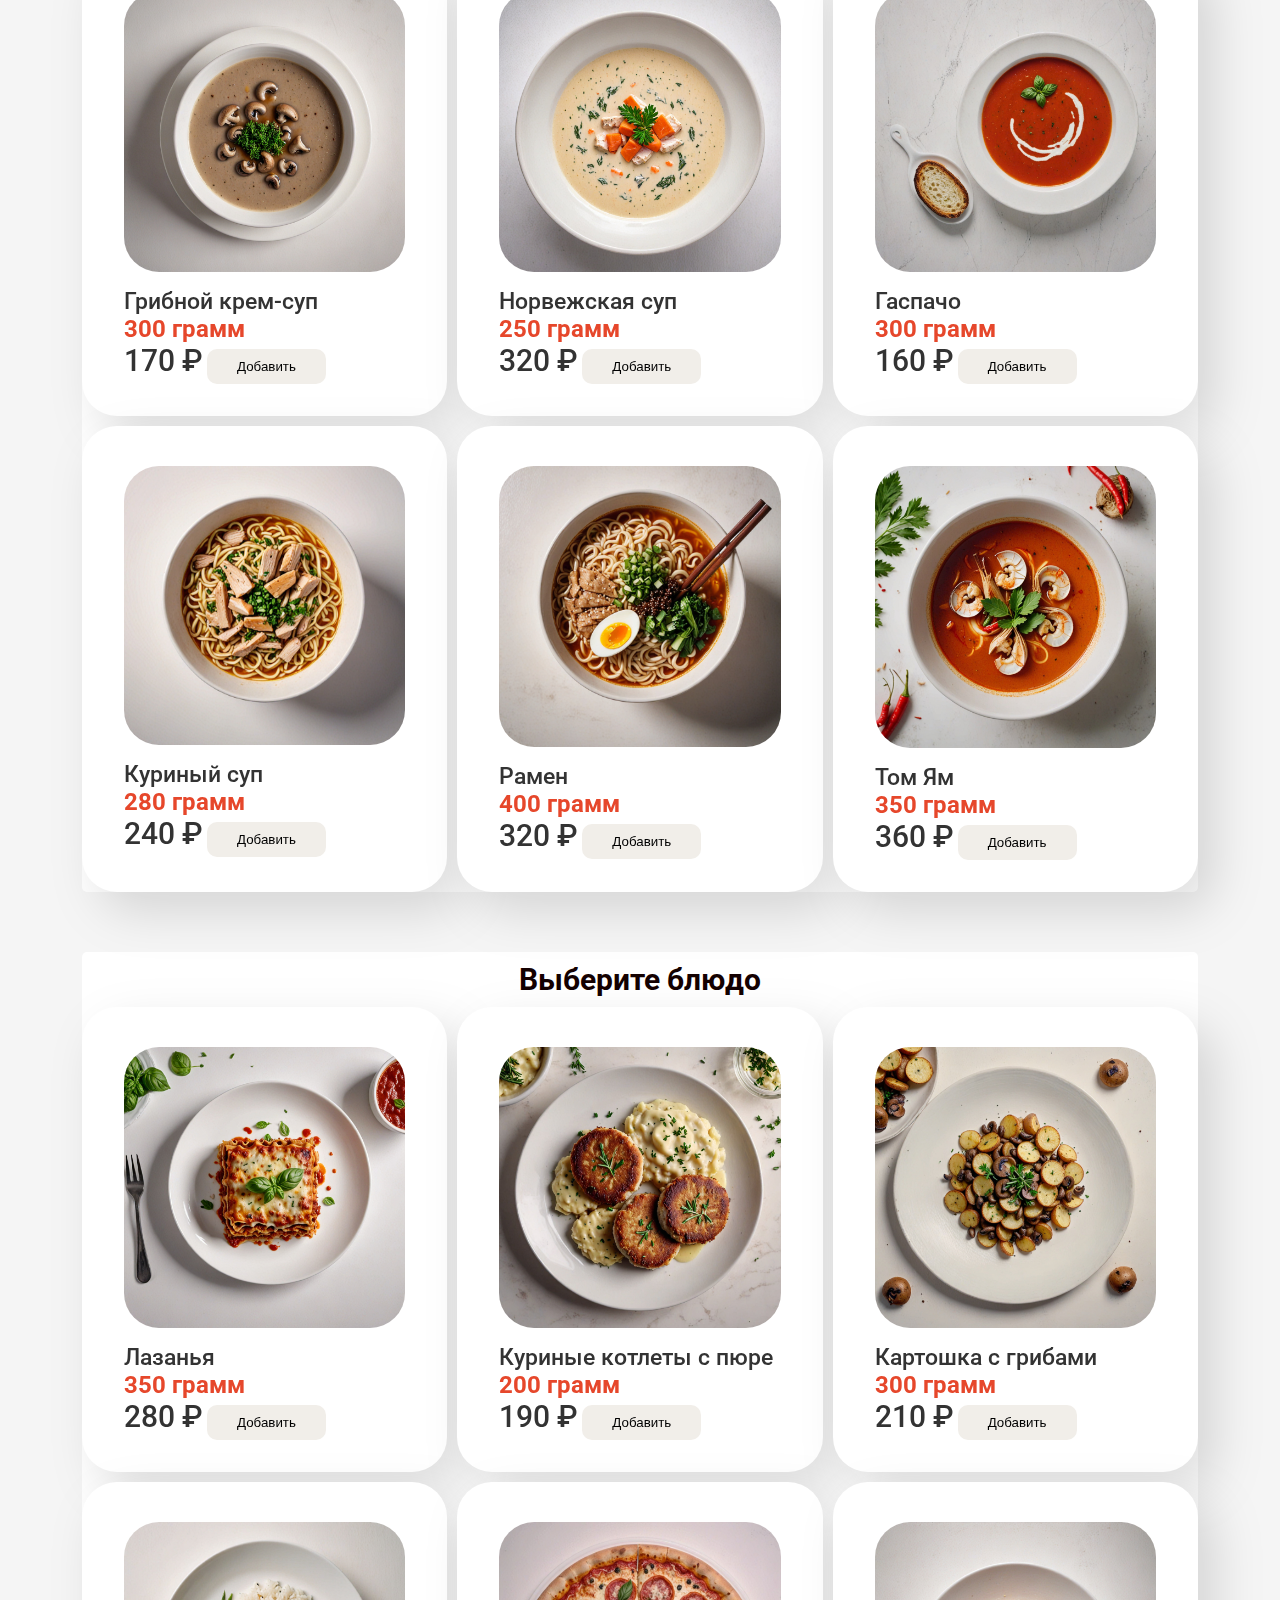
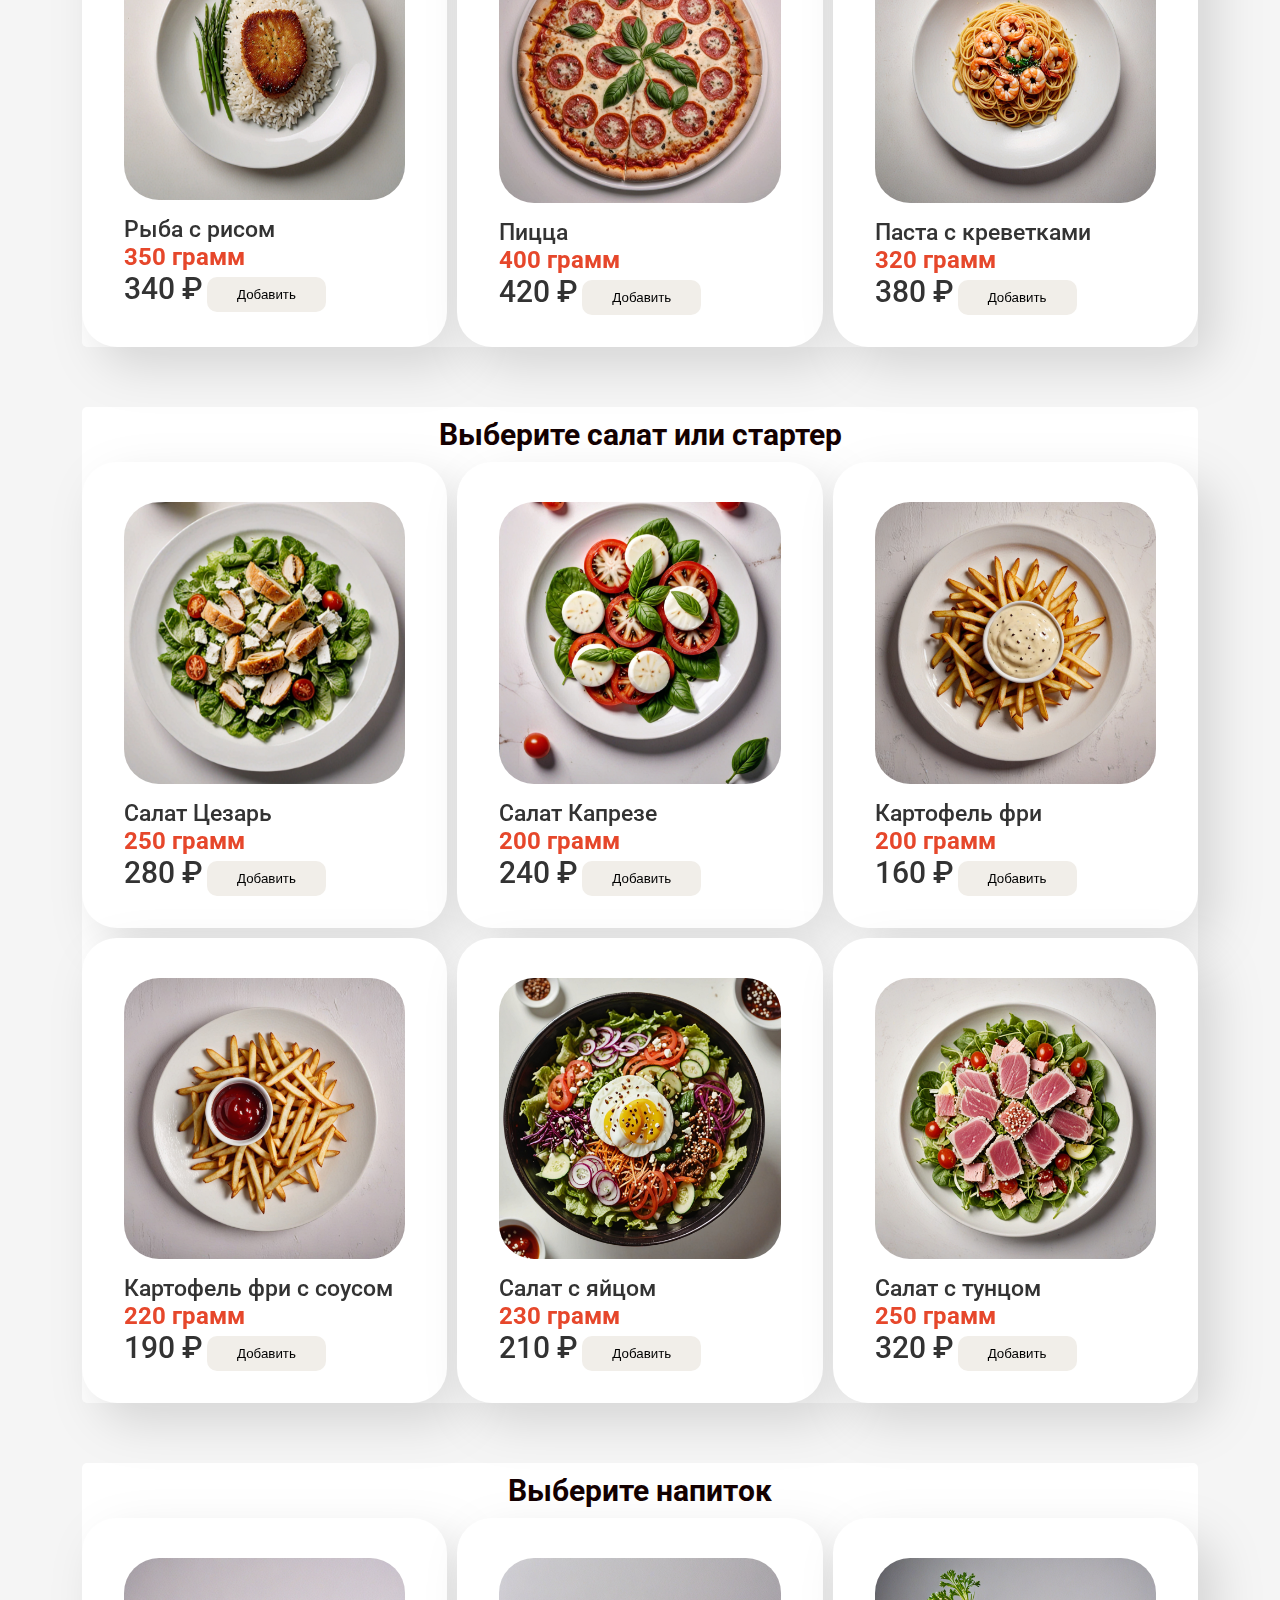
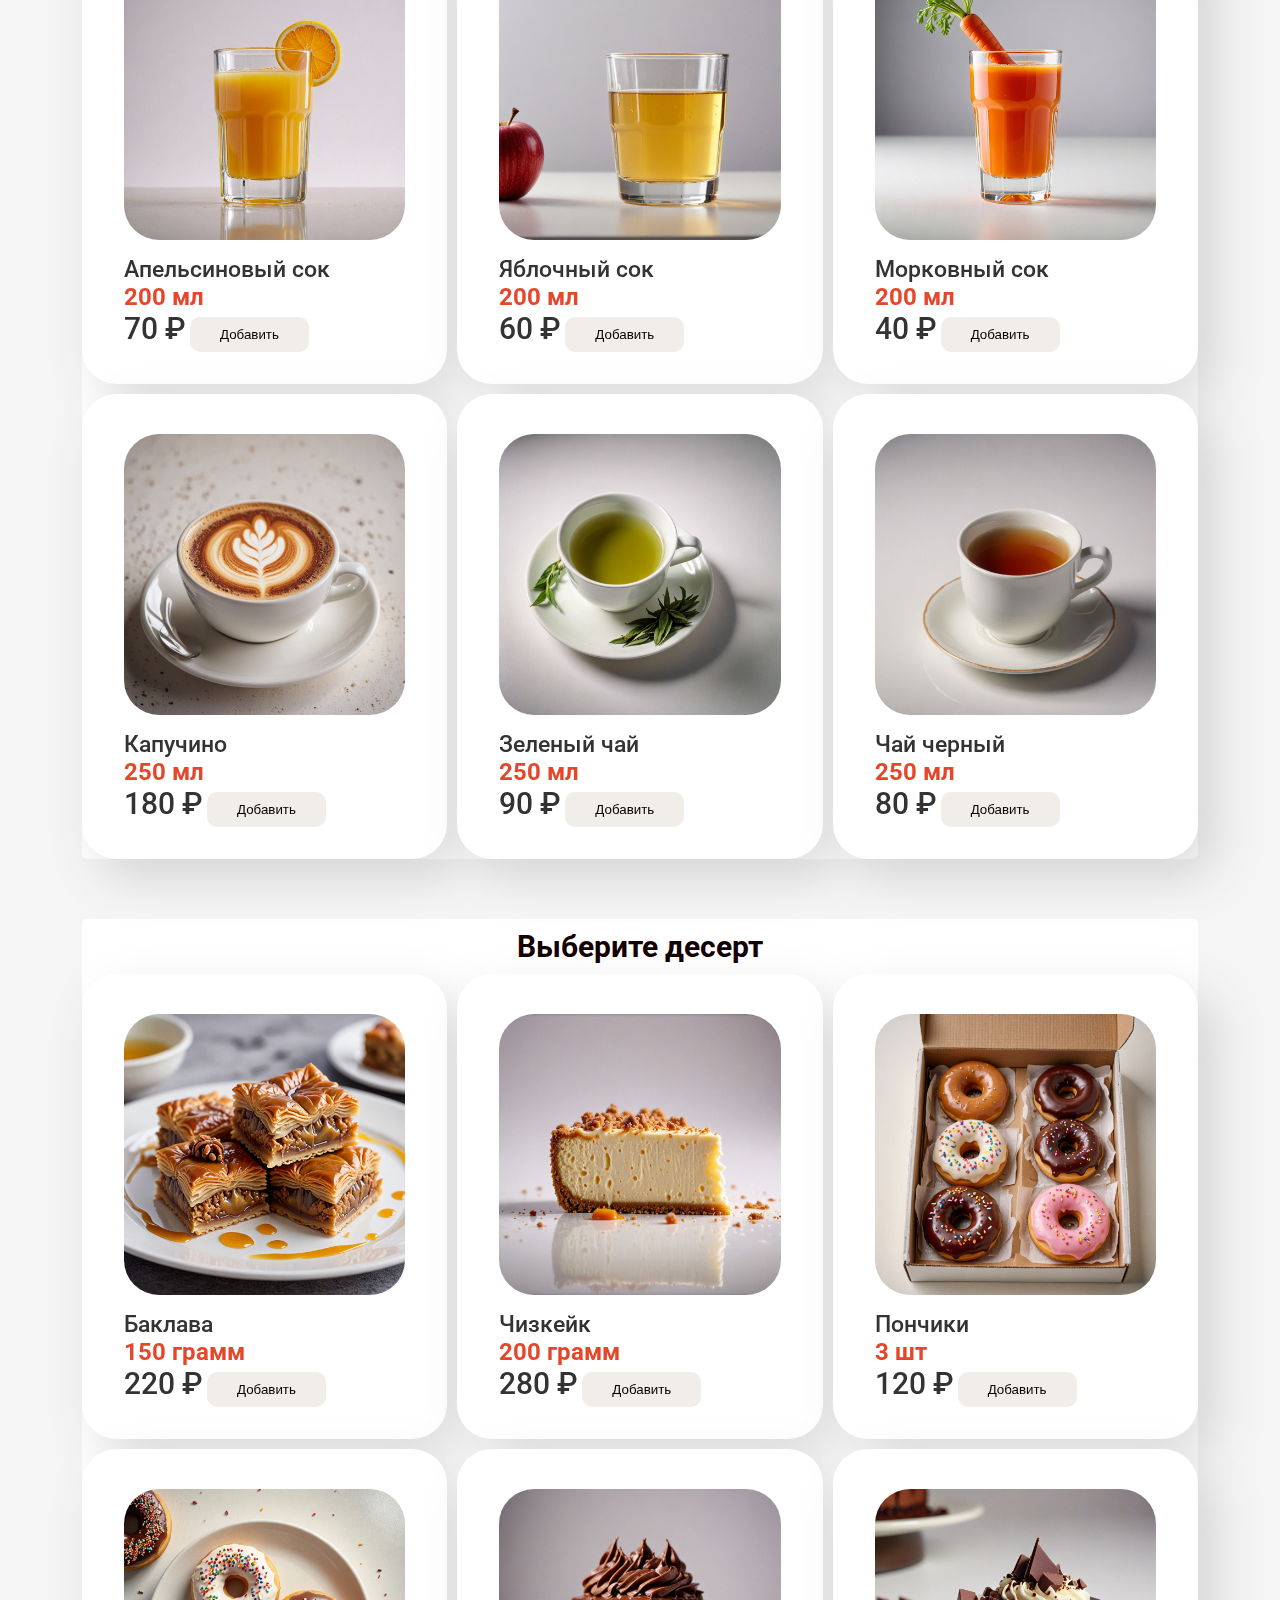
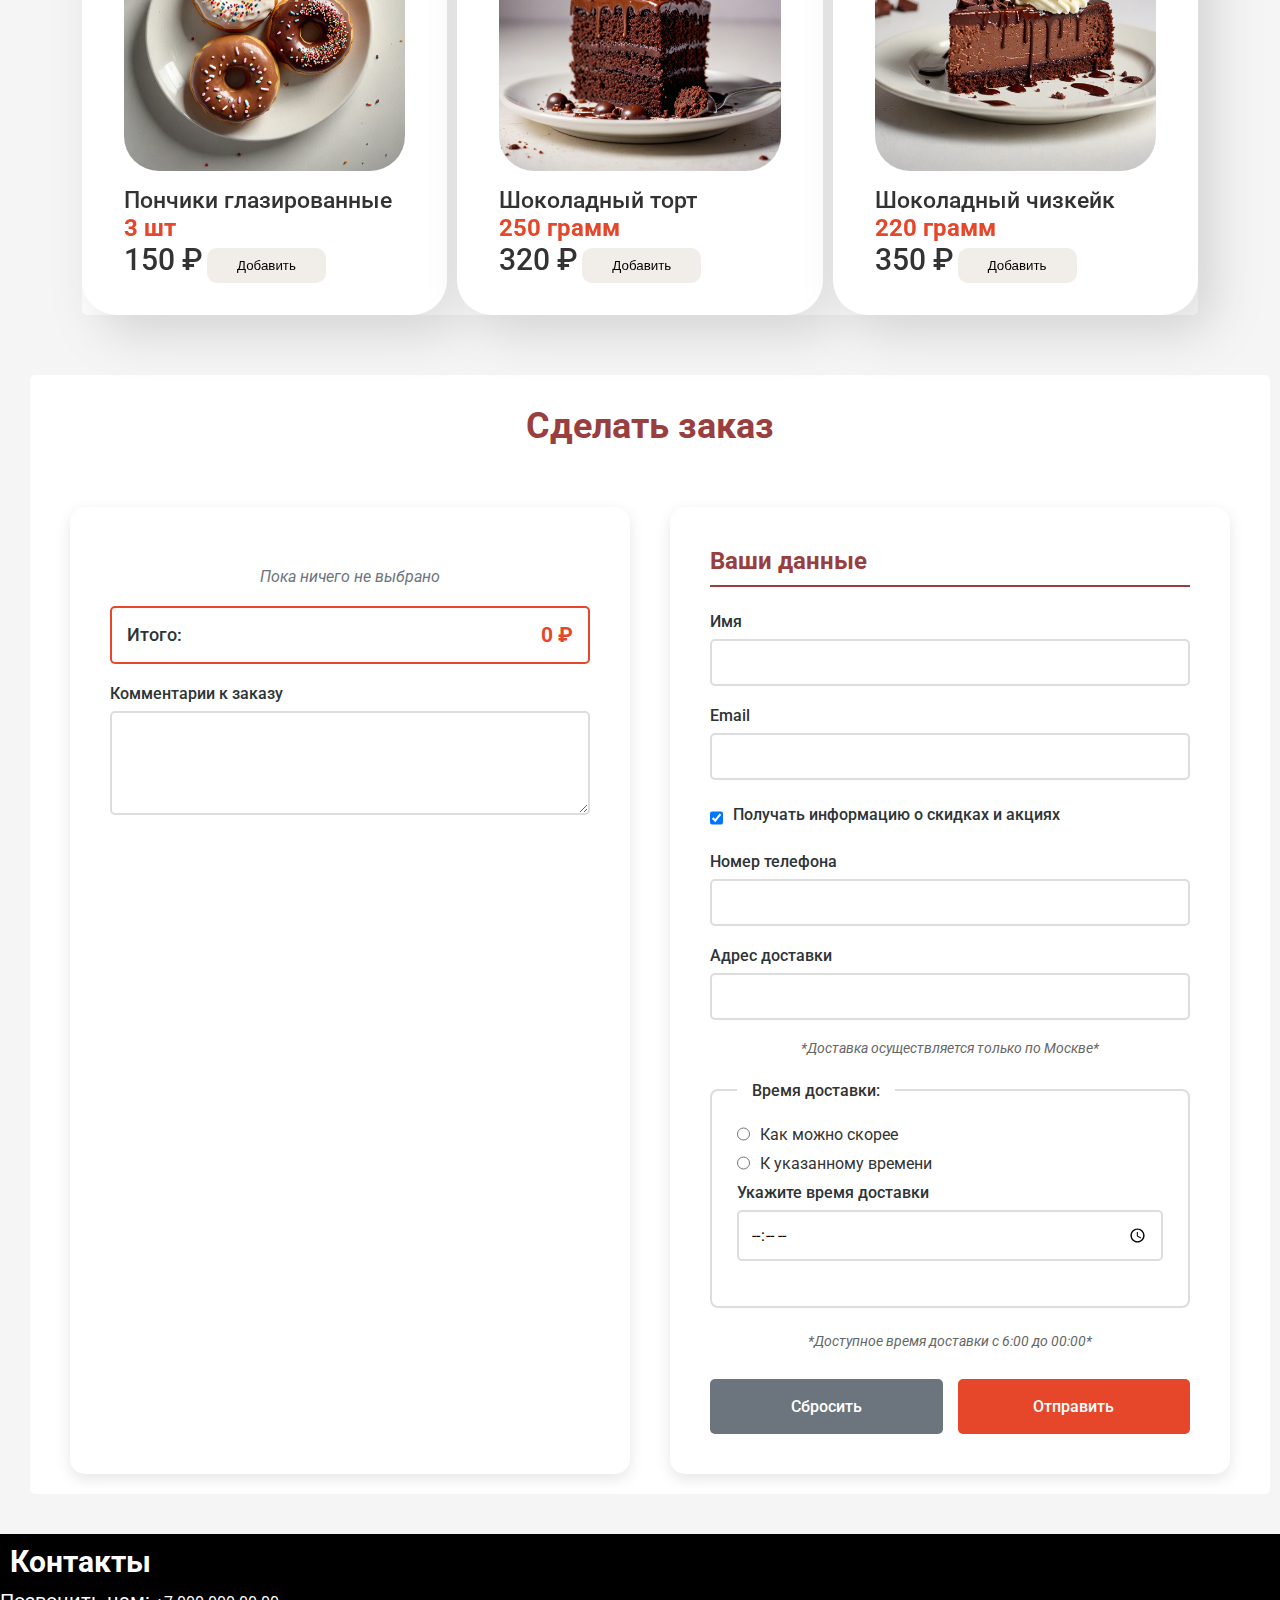
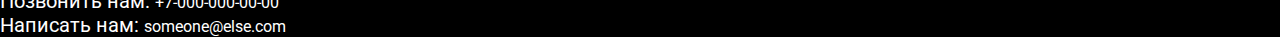
<file: lab6/index.html>
<!DOCTYPE html>
<html lang="ru">
<head>
    <meta charset="UTF-8">
    <meta name="viewport" content="width=device-width, initial-scale=1.0">
    <title>Лабораторная работа №6</title>
    <link rel="stylesheet" href="/lab4/style4.css">
    <link rel="stylesheet" href="/lab1/style1.css">
    <link rel="stylesheet" href="/lab2/style2.css">
    <link rel="stylesheet" href="/lab3/style3.css">
    <link rel="stylesheet" href="/lab5/style5.css">
    <link rel="stylesheet" href="/lab6/style6.css">
</head>
<body>
    <header>
        <div class="container">
            <h1>Food Construct</h1>
            <nav>
                <ul>
                    <li><a href="/lab1/index.html#about">О нас</a></li>
                    <li><a href="#advantages" class="active">Собрать ланч</a></li>
                    <li><a href="#order">Заказы</a></li>
                    <li><a href="#contacts">Контакты</a></li>
                </ul>
            </nav>
        </div>
    </header>

    <main>
        <div class="container">
            <section id="soup">
                <h2>Выберите суп</h2>
                <div class="dishes-grid"></div>
            </section>

            <section id="main">
                <h2>Выберите блюдо</h2>
                <div class="dishes-grid"></div>
            </section>

            <section id="salat">
                <h2>Выберите салат или стартер</h2>
                <div class="dishes-grid"></div>
            </section>

            <section id="drink">
                <h2>Выберите напиток</h2>
                <div class="dishes-grid"></div>
            </section>

            <section id="dessert">
                <h2>Выберите десерт</h2>
                <div class="dishes-grid"></div>
            </section>
        </div>

        <section class="order">
            <div class="form">
                <h2 class="title">Сделать заказ</h2>
                <form id="order-form" action="https://httpbin.org/post" method="POST">
                    <div class="form-columns">
                        <div class="order-column">
                            <div class="form-group">
                                <div id="order-summary">
                                    <p class="no-selection">Пока ничего не выбрано</p>
                                </div>
                                <label for="comments">Комментарии к заказу</label>
                                <textarea id="comments" name="comments" rows="4"></textarea>
                            </div>
                        </div>

                        <div class="customer-column">
                            <h3>Ваши данные</h3>
                            <div class="form-group">
                                <label for="name">Имя</label>
                                <input type="text" id="name" name="name" required>
                            </div>
                            <div class="form-group">
                                <label for="email">Email</label>
                                <input type="email" id="email" name="email" required>
                            </div>
                            <div class="form-group checkbox-group">
                                <input type="checkbox" id="newsletter" name="newsletter" checked>
                                <label for="newsletter">Получать информацию о скидках и акциях</label>
                            </div>
                            <div class="form-group">
                                <label for="phone">Номер телефона</label>
                                <input type="tel" id="phone" name="phone" required>
                            </div>
                            <div class="form-group">
                                <label for="address">Адрес доставки</label>
                                <input type="text" id="address" name="address" required>
                            </div>
                            <p class="delivery-note">*Доставка осуществляется только по Москве*</p>

                            <fieldset class="delivery-time">
                                <legend>Время доставки:</legend>
                                <div class="radio-group">
                                    <input type="radio" id="asap" name="delivery_time" value="asap" required>
                                    <label for="asap">Как можно скорее</label>
                                </div>
                                <div class="radio-group">
                                    <input type="radio" id="scheduled" name="delivery_time" value="scheduled">
                                    <label for="scheduled">К указанному времени</label>
                                </div>
                                <div class="form-group">
                                    <label for="delivery-time-input">Укажите время доставки</label>
                                    <input type="time" id="delivery-time-input" name="delivery_time_input" min="07:00" max="23:00" step="300">
                                </div>
                            </fieldset>
                            <p class="time-note">*Доступное время доставки с 6:00 до 00:00*</p>

                            <div class="form-buttons">
                                <button type="reset" class="reset-btn">Сбросить</button>
                                <button type="submit" class="submit-btn">Отправить</button>
                            </div>
                        </div>
                    </div>
                </form>
            </div>
        </section>
    </main>

    <footer id="contacts">
        <h2>Контакты</h2>
        <p>Позвонить нам: <a href="tel:+70000000000">+7-000-000-00-00</a></p>
        <p>Написать нам: <a href="mailto:someone@else.com"> someone@else.com</a></p>
    </footer>

    <!-- ✅ Порядок важен: сначала menu.js, потом combo.js -->
    <script src="menu.js"></script>
    <script src="combo.js"></script>
    <script src="order.js"></script>
    <script src="validation.js"></script>
</body>
</html>
</file>
<file: lab1/main.css>
/* общий стиль */
* {
    box-sizing: border-box;
    margin: 0;
    padding: 0;
}

.container {
    max-width: 90%;
    margin: 0 auto;
    font-family: 'Roboto', sans-serif;
    font-weight: 700;
}

body {
    font-size: 16px;
    line-height: 1.6;
}

/* Стили текста */
h1 {
    font-size: 80px;
    color: white;
}

h2{
    color: black;
}

p {
    font-size: 16px;
    color: black;
    margin-bottom: 15px;
}

/*Стиль для изображения*/
img {
    display: block; 
    margin: 8px auto;
    width: 70%;
    height: auto;
}

/*Стиль для таблицы*/
table {
    width: 100%;
    border-collapse: collapse;
    margin: 20px 0;
}

th, td {
    padding: 12px 15px;
    border: 1px solid grey;
    text-align: left;
}

th {
    background-color: #f2f2f2;
    font-weight: 700;
}

/*Стили для ссылок*/
a {
    font-size: 16px;
    color: blue;
    transition: color 0.3s ease;
}

a:hover {
    color: red;
}

/*Дополнительные стили для навигации*/
nav a {
    margin-right: 20px;
    font-weight: 500;
}

/*Стили header и footer*/
header {
    background-color: black;
    color: white;
    padding: 20px;
    text-align: center;
}

footer {
    background-color: black;
    color: white;
    padding: 20px;
}

footer h2 {
    color: white;
    padding-bottom: 20px ;
}

footer p {
    color: white;
}

footer a {
    color: blue;
    transition: color 0.3s ease;
}

footer a:hover {
    color: red;
}

/*Стили основного контента*/
main {
    padding: 30px 20px;
    max-width: 1200px;
    margin: 0 auto;
}

/*Стили секций*/
section {
    margin-bottom: 30px;
    padding: 20px;
    background-color: white;
    border-radius: 5px;
    box-shadow: 0 2px 5px rgba(0,0,0,0.1);
}

/*Стили списков*/
ul {
    margin: 15px 0;
    padding-left: 30px;
}

li {
    margin-bottom: 8px;
}
</file>
<file: lab2/style2.css>
body {
    display: flex;
    flex-direction: column;
    min-height: 100vh;
    color: #333;
}

.main {
    min-height: calc(100vh- 100px);
    flex: 1 0 autos;
    flex-grow: 1;
}

section {
    padding: 0;
    box-shadow: none !important;
}

h2 {
    text-align: center;
    color: #140101;
    font-size: 30px;
    padding: 10px;
}

section > div {
    display: grid;
    grid-template-columns: repeat(3, 1fr);
    gap: 10px;
    box-shadow: none;
}

/* Блюдо*/
section > div > div {
    display: flex;
    flex-direction: column;
    padding: 30px 40px 30px 40px;
    border-radius: 35px;
    filter: drop-shadow(17px 19px 24px rgba(0, 0, 0, 0.13));
    background-color: white;
    border: 2px solid transparent;
}

section > div > div:hover {
    border: 2px solid rgb(230, 71, 43);
}

section > div > div img {
    width: 100%;
    border-radius: 35px;
}

/* Цена */
section > div > div p:first-of-type {
    font-size: 1.5rem;
    font-weight: bold;
    color: rgb(230, 71, 43);
}

/* Название блюда */
section > div > div p:nth-of-type(2) {
    font-size: 1.2rem;
    font-weight: 500;
    flex-grow: 1;
}

/* Вес/объем */
section > div > div p:nth-of-type(3) {
    color: #666;
    font-size: 0.9rem;
}

/* Кнопка */
section > div > div button {
    background-color: #f1eee9;
    margin-top: 15px;
    padding: 10px 30px 10px 30px;
    border: none;
    border-radius: 10px;
    cursor: pointer;
}

section > div > div:hover button {
    background-color: #a09f9b;
}

footer h2 {
    color: white;
    text-align: left;
}

footer {
    max-width: 100%;
}

/* ≤800px */
@media (max-width: 800px) {
    section > div {
        grid-template-columns: repeat(2, 1fr);
        gap: 15px;
    }
    nav ul {
        justify-content: space-around;
        gap: 10px;
    }
    .container {
        padding: 0 15px;
    }
}

/* ≤600px */
@media (max-width: 600px) {
    header h1 {
        font-size: 2rem;
        text-align: center;
    }
    nav ul {
        flex-direction: column;
        align-items: center;
        gap: 10px;
    }
    nav a {
        font-size: 1.1rem;
        display: block;
        width: 200px;
        text-align: center;
    }
    section h2 {
        font-size: 1.5rem;
        text-align: center;
    }
    section > div {
        grid-template-columns: 1fr;
    }
    section > div > div {
        padding: 20px 30px;
    }
    footer h2 {
        text-align: left;
    }
}
</file>
<file: lab1/style1.css>
@import url('https://fonts.googleapis.com/css2?family=Roboto:wght@300;400;700&display=swap');

/* общий стиль */
* {
    box-sizing: border-box;
    margin: 0;
    padding: 0;
}

.container {
    max-width: 90%;
    margin: 0 auto;
    font-family: 'Roboto', sans-serif;
}

body {
    font-family: 'Roboto', sans-serif;
    margin: 0;
}

h2{
    color: black;
    font-size: 50px;
}

p {
    font-size: 16px;
    color: black;
}

/*Стиль для изображения*/
img {
    display: block; 
    margin: 8px auto;
    width: 70%;
    height: auto;
}

/*Стиль для таблицы*/
table {
    width: 100%;
    border-collapse: collapse;
    margin: 20px 0;
}

th, td {
    padding: 12px 15px;
    border: 1px solid grey;
    text-align: left;
}

th {
    background-color: #f2f2f2;
    font-weight: 700;
}

/*Стили для ссылок*/
a {
    font-size: 16px;
    color: rgb(255, 255, 255);
    text-decoration: none;
}

a:hover {
    color: red;
}

a.active {
    font-weight: bold;
    color: darkred;
}


/*Стили header и footer*/
header {
    background-color: black;
    padding: 40px;
    text-align: center;
    color: white;
}

header h1 {
    font-size: 80px;
    font-weight: 700; 
}

footer {
    background-color: black;
    color: white;
    margin-top: auto;
    width: 100%;
}

footer h2 {
    color: white;
}

footer p {
    color: white;
    font-size: 20px;
}

/*Стили основного контента*/
main {
    padding: 30px 20px;
    max-width: 100%;
    margin: 0 auto;
}

/*Стили секций*/
section {
    margin-bottom: 30px;
    padding: 20px;
    background-color: white;
    border-radius: 5px;
    box-shadow: 0 2px 5px rgba(0,0,0,0.1);
}

nav ul {
    list-style: none;
    padding: none;
    display: flex;
    justify-content: center;
    gap: 20px;
}

/* ≤800px */
@media (max-width: 800px) {
    section:first-of-type img {
        max-width: 100%;
    }
    nav ul {
        justify-content: space-between;
    }
    .images {
        max-width: 100%;
    }
}

/* ≤600px */
@media (max-width: 600px) {
    header h1 {
        font-size: 50px;
        text-align: center;
    }
    nav ul {
        flex-direction: column;
        align-items: center;
        gap: 15px;
    }
    nav a {
        font-size: calc(16px + 4px);
    }
    section:first-of-type img {
        width: 100%;
    }
    table {
        font-size: 18px;
    }
    th, td {
        padding: 10px;
        font-size: calc(18px - 2px);
    }
    section {
        padding: 20px;
    }
    .images {
        width: auto;
    }
}

/* ≤400px */
@media (max-width: 400px) {
    table {
        font-size: 16px;
    }
    th, td {
        padding: 8px;
        font-size: calc(16px-2px);
    }
    header h1 {
        font-size: 40px;
    }
    nav a {
        font-size: 25px;
        padding: 8px 15px;
    }
    section {
        padding: 15px;
    }
    
    table {
        display: block;
        overflow-x: auto;
        white-space: nowrap;
    }
}
</file>
<file: lab3/style3.css>
nav ul {
    display: flex;
}

section {
    margin-bottom: 60px;
}

.order {
    margin: 10px 10px;
    margin-top: 40px;
    width: 100%;
}

.form {
    max-width: 1200px;
    margin: 0 auto;
    padding: 20px 20px;
    grid-template-columns: revert;
}

.title {
        text-align: center; 
}

.order .container {
    max-width: 1200px;
    margin: 0 auto;
    width: 100%;
}
.order h2 {
    color: #993f3f;
    font-size: 36px;
    margin-bottom: 40px;
    text-align: center;
    width: 100%;
}

.form-columns {
    display: grid;
    grid-template-columns: 1fr 1fr;
    gap: 40px;
}

.order-column,
.customer-column {
    background: white;
    padding: 40px;
    border-radius: 15px;
    box-shadow: 0 5px 15px rgba(0,0,0,0.1);
    width: 100%;
}

.order-column h3,
.customer-column h3 {
    color: #993f3f;
    font-size: 24px;
    margin-bottom: 25px;
    border-bottom: 2px solid #993f3f;
    padding-bottom: 10px;
}

.form-group {
    margin-bottom: 25px;
    width: 100%;
}

.form-group label {
    display: block;
    margin-bottom: 8px;
    font-weight: 500;
    color: #333;
    font-size: 16px;
}

.form-group input[type="text"],
.form-group input[type="email"],
.form-group input[type="tel"],
.form-group input[type="time"],
.form-group select,
.form-group textarea {
    width: 100%;
    padding: 15px;
    border: 2px solid #ddd;
    border-radius: 8px;
    font-size: 16px;
    font-family: 'Roboto', sans-serif;
    transition: border-color 0.3s ease;
    box-sizing: border-box;
}

.form-group input:focus,
.form-group select:focus,
.form-group textarea:focus {
    outline: none;
    border-color: #993f3f;
}

.form-group textarea {
    resize: vertical;
    min-height: 120px;
    width: 100%;
}

.form-group select {
    width: 100%;
    cursor: pointer;
}

.checkbox-group {
    display: flex;
    align-items: center;
    gap: 12px;
    margin: 25px 0;
}

.checkbox-group input[type="checkbox"] {
    width: 20px;
    height: 20px;
    cursor: pointer;
}

.checkbox-group label {
    margin-bottom: 0;
    cursor: pointer;
}

.delivery-note,
.time-note {
    font-size: 14px;
    color: #666;
    margin: 15px 0;
    font-style: italic;
    text-align: center;
}

.delivery-time {
    border: 2px solid #ddd;
    border-radius: 8px;
    padding: 25px;
    margin: 25px 0;
    width: 100%;
}

.delivery-time legend {
    font-weight: 500;
    padding: 0 15px;
    color: #333;
    font-size: 16px;
}

.radio-group {
    display: flex;
    align-items: center;
    gap: 12px;
    margin-bottom: 15px;
}

.radio-group input[type="radio"] {
    width: 18px;
    height: 18px;
    cursor: pointer;
}

.radio-group label {
    margin-bottom: 0;
    cursor: pointer;
}

.form-buttons {
    display: flex;
    gap: 20px;
    margin-top: 30px;
    width: 100%;
}

.reset-btn,
.submit-btn {
    padding: 18px 35px;
    border: none;
    border-radius: 8px;
    font-size: 18px;
    font-weight: 500;
    cursor: pointer;
    transition: all 0.3s ease;
    flex: 1;
    min-height: 55px;
}

.reset-btn {
    background-color: #f1eee9;
    color: #333;
}

.reset-btn:hover {
    background-color: #d6d4d0;
}

.submit-btn {
    background-color: #993f3f;
    color: white;
}

.submit-btn:hover {
    background-color: #7b1b1b;
    transform: translateY(-2px);
}


/* ≤800px */
@media (max-width: 800px) {
    section > div {
        grid-template-columns: repeat(2, 1fr);
    }
    nav ul {
        justify-content: space-around;
    }
    .container {
        padding: 0 15px;
    }
}

/* ≤600px */
@media (max-width: 600px) {
    header h1 {
        font-size: 2rem;
        text-align: center;
    }
    nav ul {
        flex-direction: column;
        align-items: center;
        gap: 10px;
    }
    nav a {
        font-size: 1.1rem;
        display: block;
        width: 200px;
        text-align: center;
    }
    section h2 {
        font-size: 1.5rem;
        text-align: center;
    }
    section > div {
        grid-template-columns: 1fr;
    }
    section > div > div {
        padding: 20px 30px;
    }
    .form-columns {
        grid-template-columns: auto;
    }
}
</file>
<file: lab4/style4.css>
.dish-item.selected {
    border: 2px solid rgb(230, 71, 43) !important;
    transform: translateY(-5px);
}

#order-summary {
    margin-bottom: 20px;
}

.order-category {
    margin-bottom: 15px;
    padding: 10px;
    border-bottom: 1px solid #eee;
}

.order-category strong {
    display: block;
    color: rgb(230, 71, 43);
    margin-bottom: 5px;
}

.order-category p {
    margin: 0;
    font-size: 16px;
}

.nothing-selected {
    text-align: center;
    color: #666;
    font-style: italic;
    padding: 20px;
}

.total-container {
    background-color: #f9f9f9;
    border-radius: 8px;
    margin-top: 20px;
    border-left: 4px solid rgb(230, 71, 43);
}

.total-container strong {
    font-size: 18px;
}

.total-container p {
    font-size: 20px;
    font-weight: bold;
    color: rgb(230, 71, 43);
    margin: 5px 0 0 0;
}

@media (max-width: 600px) {
    .order-category {
        padding: 8px 5px;
    }
    
    .total-container {
        padding: 10px;
    }
}
</file>
<file: lab5/style5.css>
body {
    font-family: 'Roboto', sans-serif;
    background-color: #f5f5f5;
    color: #333;
}

.page {
    min-height: 100vh;
    display: flex;
    flex-direction: column;
}

.main {
    flex: 1 0 auto;
}

.nav {
    display: flex;
    gap: 15px;
    flex-wrap: wrap;
}

.nav a.active {
    color: rgb(230, 71, 43);
}

.menu-section {
    margin: 40px 0;
}

.dishes-grid {
    display: grid;
    grid-template-columns: 1fr 1fr 1fr;
    gap: 10px;
}

.dish-card {
    display: flex;
    flex-direction: column;
    padding: 30px 40px;
    border-radius: 35px;
    background-color: #fff;
    cursor: pointer;
}

.dish-card:hover {
    border: 2px solid rgb(230, 71, 43);
}

.dish-card img {
    width: 100%;
    /* height: 225px; */
    border-radius: 35px;
    display: block;
}

.dish-price {
    font-size: 30px;
    font-weight: 500;
}

.dish-title {
    font-size: 23px;
    margin-top: 8px;
    font-weight: 500;
}

.dish-weight {
    color: #777;
    margin-top: 8px;
}

.add-btn {
    background-color: #f1eee9;
    margin-top: 16px;
    padding: 10px 30px;
    border: none;
    border-radius: 10px;
    cursor: pointer;
    align-self: flex-start;
}

.dish-card:hover .add-btn {
    background-color: rgb(230, 71, 43);
    color: #fff;
}

.add-btn {
    margin-top: auto;
}


/* Стили формы заказа */
.order-form-section {
    margin: 40px 20px;
    padding: 30px;
    background-color: #fff;
    border-radius: 8px;
    box-shadow: 0 2px 10px rgba(0,0,0,0.1);
}

.order-form-section h2 {
    font-size: 2rem;
    font-weight: 500;
    color: #2d3436;
    margin-bottom: 30px;
    text-align: center;
}

.form-container {
    display: grid;
    grid-template-columns: 1fr 1fr;
    gap: 40px;
    max-width: 1200px;
    margin: 0 auto;
}

.order-block, .customer-block {
    background-color: #f8f9fa;
    padding: 25px;
    border-radius: 8px;
    border: 1px solid #e9ecef;
}

.order-block h3, .customer-block h3 {
    font-size: 1.5rem;
    font-weight: 500;
    color: #2d3436;
    margin-bottom: 20px;
    text-align: center;
}

.form-group {
    margin-bottom: 20px;
}

.form-group label {
    display: block;
    font-size: 1rem;
    font-weight: 500;
    color: #2d3436;
    margin-bottom: 8px;
}

.form-group input[type="text"],
.form-group input[type="email"],
.form-group input[type="tel"],
.form-group input[type="time"],
.form-group select,
.form-group textarea {
    width: 100%;
    padding: 12px;
    border: 2px solid #ddd;
    border-radius: 5px;
    font-size: 1rem;
    font-family: 'Roboto', sans-serif;
}

.form-group input:focus,
.form-group select:focus,
.form-group textarea:focus {
    outline: none;
    border-color: rgb(230, 71, 43);
}

.form-group textarea {
    resize: vertical;
    min-height: 100px;
}

.checkbox-group {
    display: flex;
    align-items: center;
    gap: 10px;
}

.checkbox-group input[type="checkbox"] {
    width: auto;
    margin: 0;
}

.delivery-time-group {
    border: 2px solid #ddd;
    border-radius: 5px;
    padding: 15px;
    margin-bottom: 20px;
}

.delivery-time-group legend {
    font-size: 1rem;
    font-weight: 500;
    color: #2d3436;
    padding: 0 10px;
}

.radio-group {
    margin-bottom: 10px;
    display: flex;
    align-items: center;
    gap: 10px;
}

.radio-group input[type="radio"] {
    width: auto;
    margin: 0;
}

.radio-group label {
    margin: 0;
    font-weight: 400;
}

.form-buttons {
    display: flex;
    gap: 15px;
    justify-content: center;
    margin-top: 30px;
}

.reset-btn, .submit-btn {
    padding: 12px 30px;
    border: none;
    border-radius: 5px;
    font-size: 1rem;
    font-weight: 500;
    cursor: pointer;
    font-family: 'Roboto', sans-serif;
}

.reset-btn {
    background-color: #6c757d;
    color: white;
}

.reset-btn:hover {
    background-color: #5a6268;
}

.submit-btn {
    background-color: rgb(230, 71, 43);
    color: white;
}

.submit-btn:hover {
    background-color: rgb(230, 71, 43);
}

/* Стили для фильтров */
.filters {
    display: flex;
    gap: 10px;
    margin-bottom: 20px;
    flex-wrap: wrap;
    padding-left: 15px;
}

.filter-btn {
    padding: 10px 20px;
    border: 2px solid #ddd;
    border-radius: 5px;
    background-color: #fff;
    color: #2d3436;
    font-size: 1rem;
    font-weight: 500;
    cursor: pointer;
    font-family: 'Roboto', sans-serif;
}

.filter-btn:hover {
    border-color: rgb(230, 71, 43);
    background-color: #fff5f5;
}

.filter-btn.active {
    background-color: rgb(230, 71, 43);
    color: #fff;
    border-color: rgb(230, 71, 43);
}

/* Стили для динамического заказа */
.order-content {
    margin-bottom: 20px;
}

.order-item {
    margin-bottom: 15px;
    padding-bottom: 15px;
    border-bottom: 1px solid #e9ecef;
}

.order-item:last-of-type {
    border-bottom: none;
    margin-bottom: 0;
    padding-bottom: 0;
}

.order-item label {
    display: block;
    font-size: 1rem;
    font-weight: 500;
    color: #2d3436;
    margin-bottom: 8px;
}

.selected-dish {
    display: flex;
    justify-content: space-between;
    align-items: center;
    padding: 10px;
    background-color: #fff;
    border-radius: 5px;
    border: 1px solid #ddd;
}

.dish-name {
    font-size: 1rem;
    color: #2d3436;
    flex: 1;
}

.not-selected {
    color: #6c757d;
    font-style: italic;
    padding: 10px;
    margin: 0;
}

.no-selection {
    text-align: center;
    color: #6c757d;
    font-style: italic;
    padding: 20px;
    margin: 0;
}

.order-cost-block {
    margin-top: 20px;
    padding-top: 20px;
    border-top: 2px solid #e9ecef;
}

.cost-total {
    display: flex;
    justify-content: space-between;
    align-items: center;
    padding: 15px;
    background-color: #fff;
    border-radius: 5px;
    border: 2px solid rgb(230, 71, 43);
}

.cost-label {
    font-size: 1.1rem;
    font-weight: 500;
    color: #2d3436;
}

.cost-value {
    font-size: 1.3rem;
    font-weight: 700;
    color: rgb(230, 71, 43);
}

@media (max-width: 800px) {
    .dishes-grid {
        grid-template-columns: 1fr 1fr; 
    }

    .nav {
        justify-content: space-between; 
    }

    .form-container {
        grid-template-columns: 1fr; 
        gap: 30px;
    }
}

@media (max-width: 600px) {
    .header h1 {
        text-align: center; 
    }

    .nav {
        flex-direction: column; 
        align-items: center;
    }

    .nav a {
        font-size: 1.35rem; 
    }

    .menu-section h2 {
        text-align: center; 
    }

    .dishes-grid {
        grid-template-columns: 1fr; 
    }

    .order-form-section {
        margin: 20px 10px;
        padding: 20px;
    }
    
    .order-block, .customer-block {
        padding: 20px;
    }
    
    .form-buttons {
        flex-direction: column;
    }
    
    .reset-btn, .submit-btn {
        width: 100%;
    }
}
</file>
<file: lab6/style6.css>
#lunch-combinations {
    margin: 40px auto;
    padding: 30px 20px;
    background-color: #fff;
    border-radius: 15px;
    text-align: center;
    max-width: 1200px;
    border: 2px solid transparent;
}

#lunch-combinations h2 {
    font-size: 2.2rem;
    color: tomato;
    margin-bottom: 40px;
    font-weight: 600;
}

/* Сетка из 3 колонок как в задании */
.combos-grid {
    display: grid;
    grid-template-columns: repeat(3, 1fr);
    gap: 30px;
    margin: 0 auto;
}

/* Карточка комбо с прозрачной рамкой */
.combo-card {
    background: #fff;
    border: 2px solid transparent;
    border-radius: 15px;
    padding: 25px;
    display: flex;
    flex-direction: column;
    align-items: center;
    transition: all 0.3s ease;
    cursor: pointer;
    box-shadow: 0 2px 8px rgba(0, 0, 0, 0.05);
}

/* Анимация при наведении - меняется цвет рамки */
.combo-card:hover {
    transform: translateY(-5px) scale(1.02);
    border-color: tomato;
    box-shadow: 0 8px 25px rgba(153, 63, 63, 0.15);
}

.combo-card h3 {
    font-size: 1.5rem;
    color: #333;
    margin-bottom: 20px;
    text-align: center;
    font-weight: 500;
}

/* Контейнер для категорий */
.combo-categories {
    display: flex;
    flex-direction: column;
    gap: 12px;
    width: 100%;
}

/* Каждая категория в комбо с прозрачной рамкой */
.combo-category-item {
    display: flex;
    align-items: center;
    gap: 15px;
    padding: 12px 15px;
    background-color: #f8f9fa;
    border-radius: 10px;
    border: 1px solid transparent;
    transition: all 0.3s ease;
}

.combo-category-item:hover {
    background-color: #fff5f5;
    border-color: tomato;
    transform: translateX(5px);
}

/* Иконки категорий */
.combo-category-icon-img {
    width: 32px;
    height: 32px;
    object-fit: contain;
}

.combo-category-name {
    font-size: 1rem;
    color: #333;
    font-weight: 500;
}

/* Блок с информацией о десертах */
.dessert-info {
    grid-column: span 3;
    margin-top: 20px;
    padding: 25px;
    background-color: #f0f8ff;
    border-radius: 15px;
    border: 2px dashed transparent;
    text-align: center;
    transition: all 0.3s ease;
}

.dessert-info:hover {
    transform: translateY(-3px);
    border-color: tomato;
    background-color: #fff5f5;
    border-style: solid;
}

.dessert-content {
    display: flex;
    flex-direction: column;
    align-items: center;
    gap: 10px;
}

.dessert-item {
    background-color: transparent;
    border: none;
    padding: 10px 0;
    justify-content: center;
}

.dessert-note {
    font-size: 0.95rem;
    color: #666;
    font-style: italic;
    margin-top: 5px;
    text-align: center;
}

/* Стили для карточек блюд (добавить в существующие) */
.dish-card {
    border: 2px solid transparent;
    transition: all 0.3s ease;
}

.dish-card:hover {
    border-color: tomato;
    transform: translateY(-3px);
}

/* === Стили для уведомлений === */
.notification {
    position: fixed;
    top: 0;
    left: 0;
    width: 100%;
    height: 100%;
    background-color: rgba(0, 0, 0, 0.7);
    display: none;
    justify-content: center;
    align-items: center;
    z-index: 10000;
    animation: fadeIn 0.3s ease;
}

@keyframes fadeIn {
    from { opacity: 0; }
    to { opacity: 1; }
}

.notification-content {
    background: white;
    padding: 40px;
    border-radius: 15px;
    max-width: 450px;
    width: 90%;
    text-align: center;
    box-shadow: 0 15px 35px rgba(0, 0, 0, 0.3);
    animation: slideUp 0.3s ease;
    border: 2px solid tomato;
}

@keyframes slideUp {
    from {
        transform: translateY(30px);
        opacity: 0;
    }
    to {
        transform: translateY(0);
        opacity: 1;
    }
}

.notification-message {
    font-size: 1.2rem;
    color: #333;
    margin-bottom: 30px;
    line-height: 1.5;
    font-weight: 500;
}

.notification-ok-btn {
    background-color: #f1eee9;
    color: #333;
    border: 2px solid transparent;
    padding: 12px 40px;
    border-radius: 10px;
    font-size: 1.1rem;
    cursor: pointer;
    transition: all 0.3s ease;
    font-weight: 500;
    min-width: 120px;
}

.notification-ok-btn:hover {
    background-color: tomato;
    color: white;
    transform: scale(1.05);
    border-color: tomato;
}

/* === Адаптивность === */
@media (max-width: 1200px) {
    .combos-grid {
        grid-template-columns: repeat(2, 1fr);
    }
    
    .dessert-info {
        grid-column: span 2;
    }
}

@media (max-width: 768px) {
    .combos-grid {
        grid-template-columns: 1fr;
        gap: 20px;
    }
    
    .dessert-info {
        grid-column: span 1;
    }
    
    #lunch-combinations {
        margin: 30px 15px;
        padding: 25px 15px;
    }
    
    #lunch-combinations h2 {
        font-size: 1.8rem;
    }
    
    .combo-card {
        padding: 20px;
    }
    
    .notification-content {
        padding: 30px 20px;
    }
    
    .notification-message {
        font-size: 1.1rem;
    }
}

@media (max-width: 480px) {
    .combo-category-item {
        padding: 10px 12px;
        gap: 10px;
    }
    
    .combo-category-icon-img {
        width: 28px;
        height: 28px;
    }
    
    .combo-category-name {
        font-size: 0.9rem;
    }
    
    .dessert-note {
        font-size: 0.85rem;
    }
}
</file>
